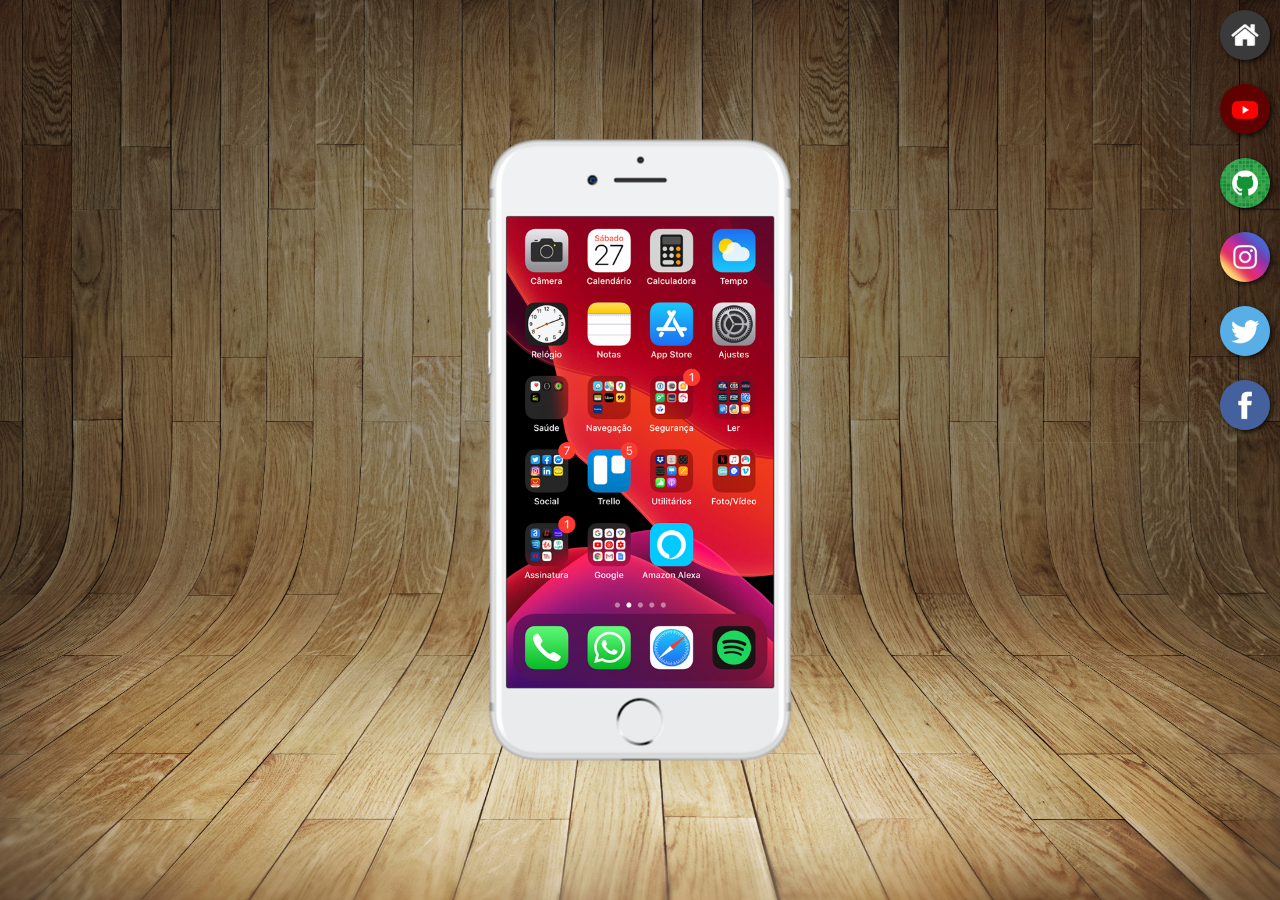
<file: index.html>
<!DOCTYPE html>
<html lang="en">
  <head>
    <meta charset="UTF-8" />
    <meta http-equiv="X-UA-Compatible" content="IE=edge" />
    <meta name="viewport" content="width=device-width, initial-scale=1.0" />
    <title>Redes Sociais</title>
    <link rel="icon" href="pacote-d013/pacote-d013/favicon.ico" />
    <link rel="stylesheet" href="arquivo_css/style.css" />
  </head>
  <body>
    <main>
      <section id="telefone">
        <iframe
          id="tela"
          name="tela"
          src="arquivo_iframe/home.html"
          frameborder="0"
          name="tela"
        >
          Erro
        </iframe>
      </section>
      <section id="social">
        <a href="arquivo_iframe/home.html" target="tela"
          ><img src="pacote-d013/pacote-d013/imagens/logo-home.jpg" alt="" />
          <br
        /></a>
        <a href="arquivo_iframe/youtube.html" target="tela"
          ><img src="pacote-d013/pacote-d013/imagens/logo-youtube.jpg" alt="" />
          <br
        /></a>
        <a href="arquivo_iframe/github.html" target="tela"
          ><img src="pacote-d013/pacote-d013/imagens/logo-github.jpg" alt="" />
          <br
        /></a>
        <a href="arquivo_iframe/instagram.html" target="tela"
          ><img
            src="pacote-d013/pacote-d013/imagens/logo-instagram.jpg"
            alt="" />
          <br
        /></a>
        <a href="arquivo_iframe/twitter.html" target="tela"
          ><img src="pacote-d013/pacote-d013/imagens/logo-twitter.jpg" alt="" />
          <br
        /></a>
        <a href="arquivo_iframe/facebook.html" target="tela"
          ><img src="pacote-d013/pacote-d013/imagens/logo-facebook.jpg" alt=""
        /></a>
      </section>
    </main>
  </body>
</html>
</file>
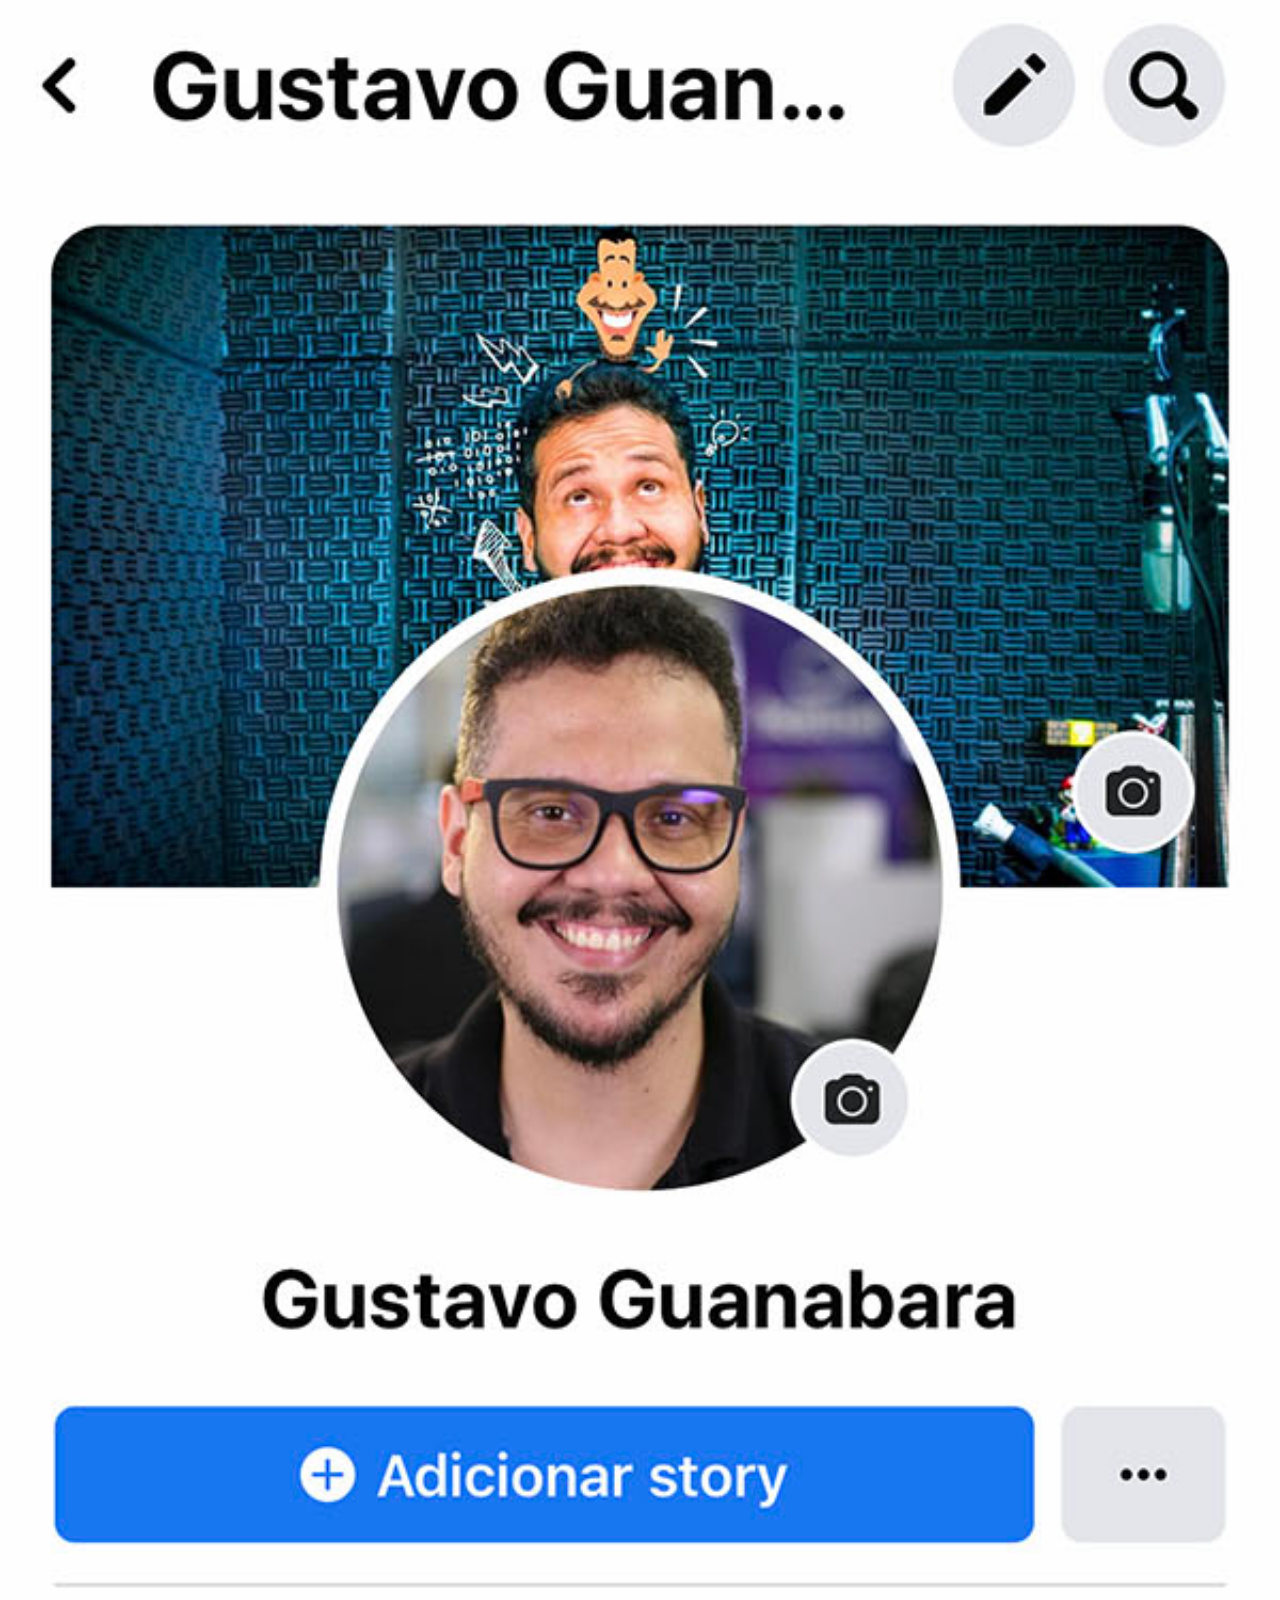
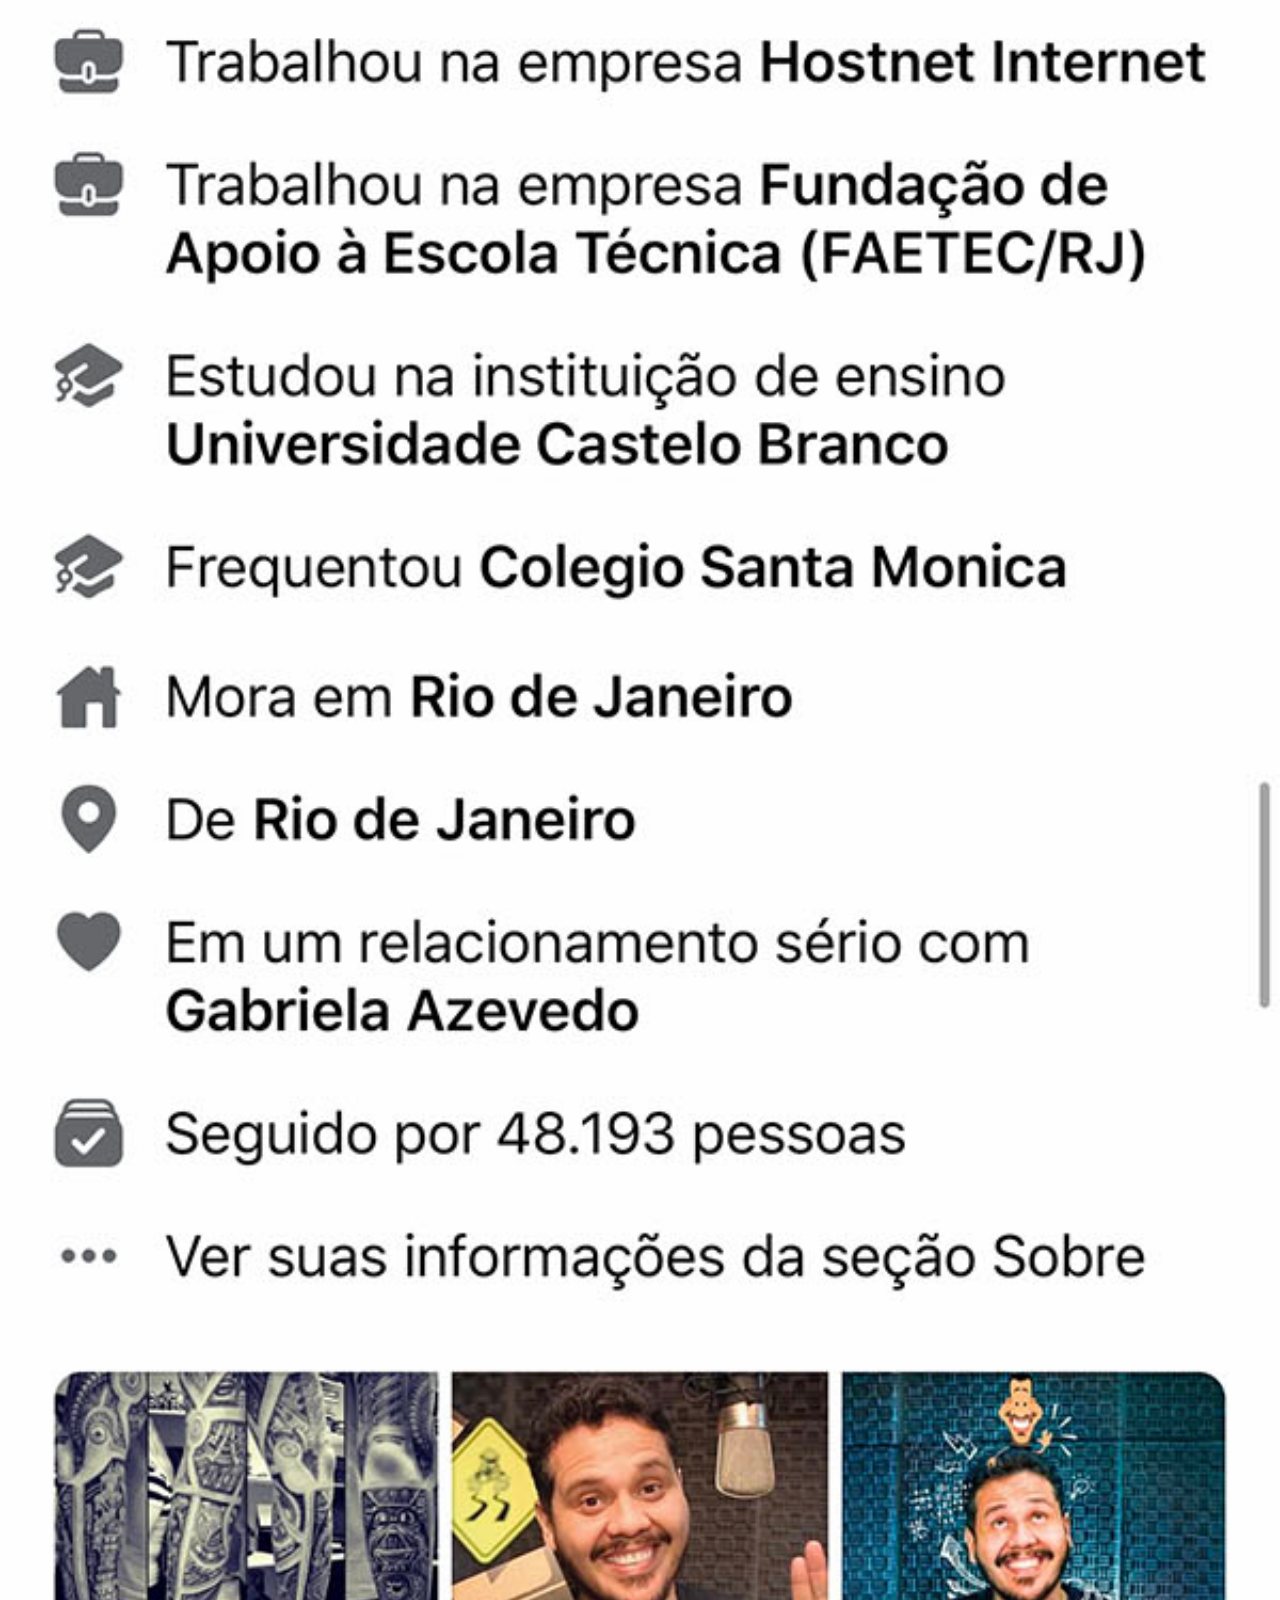
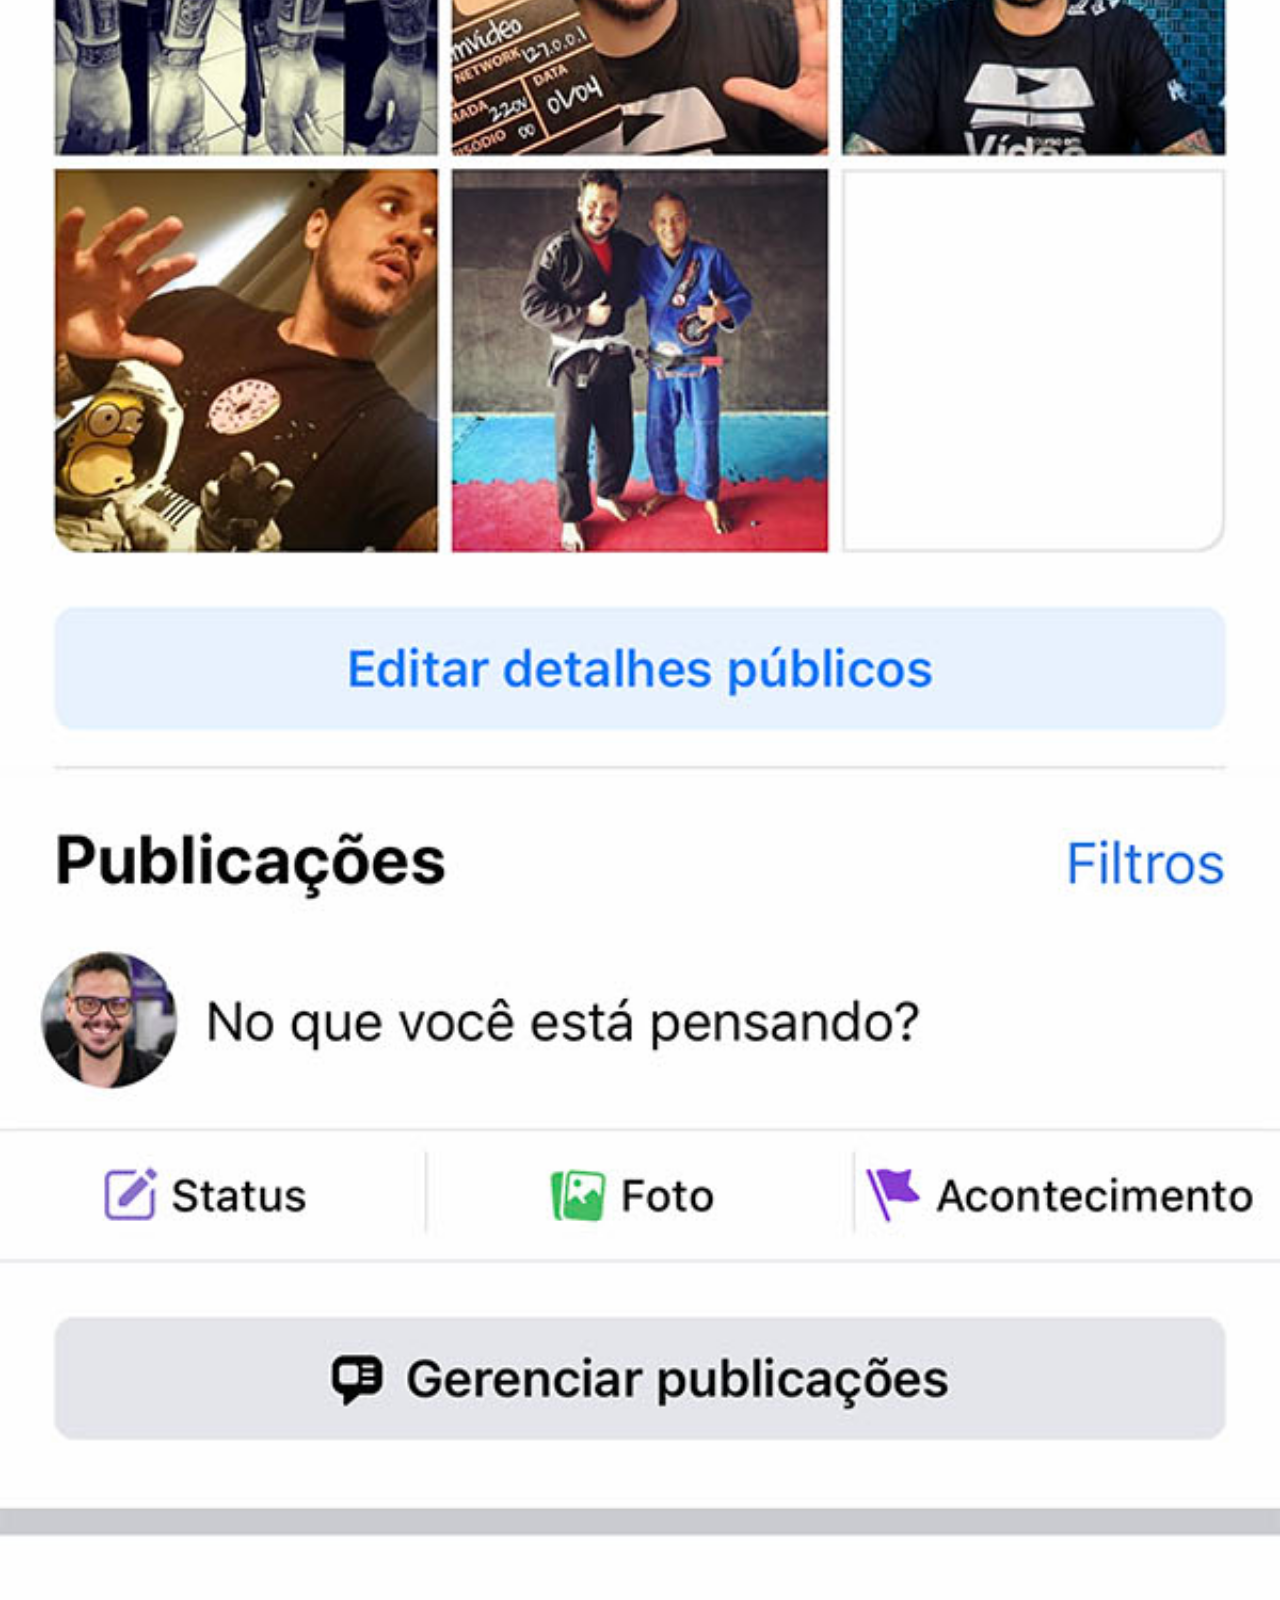
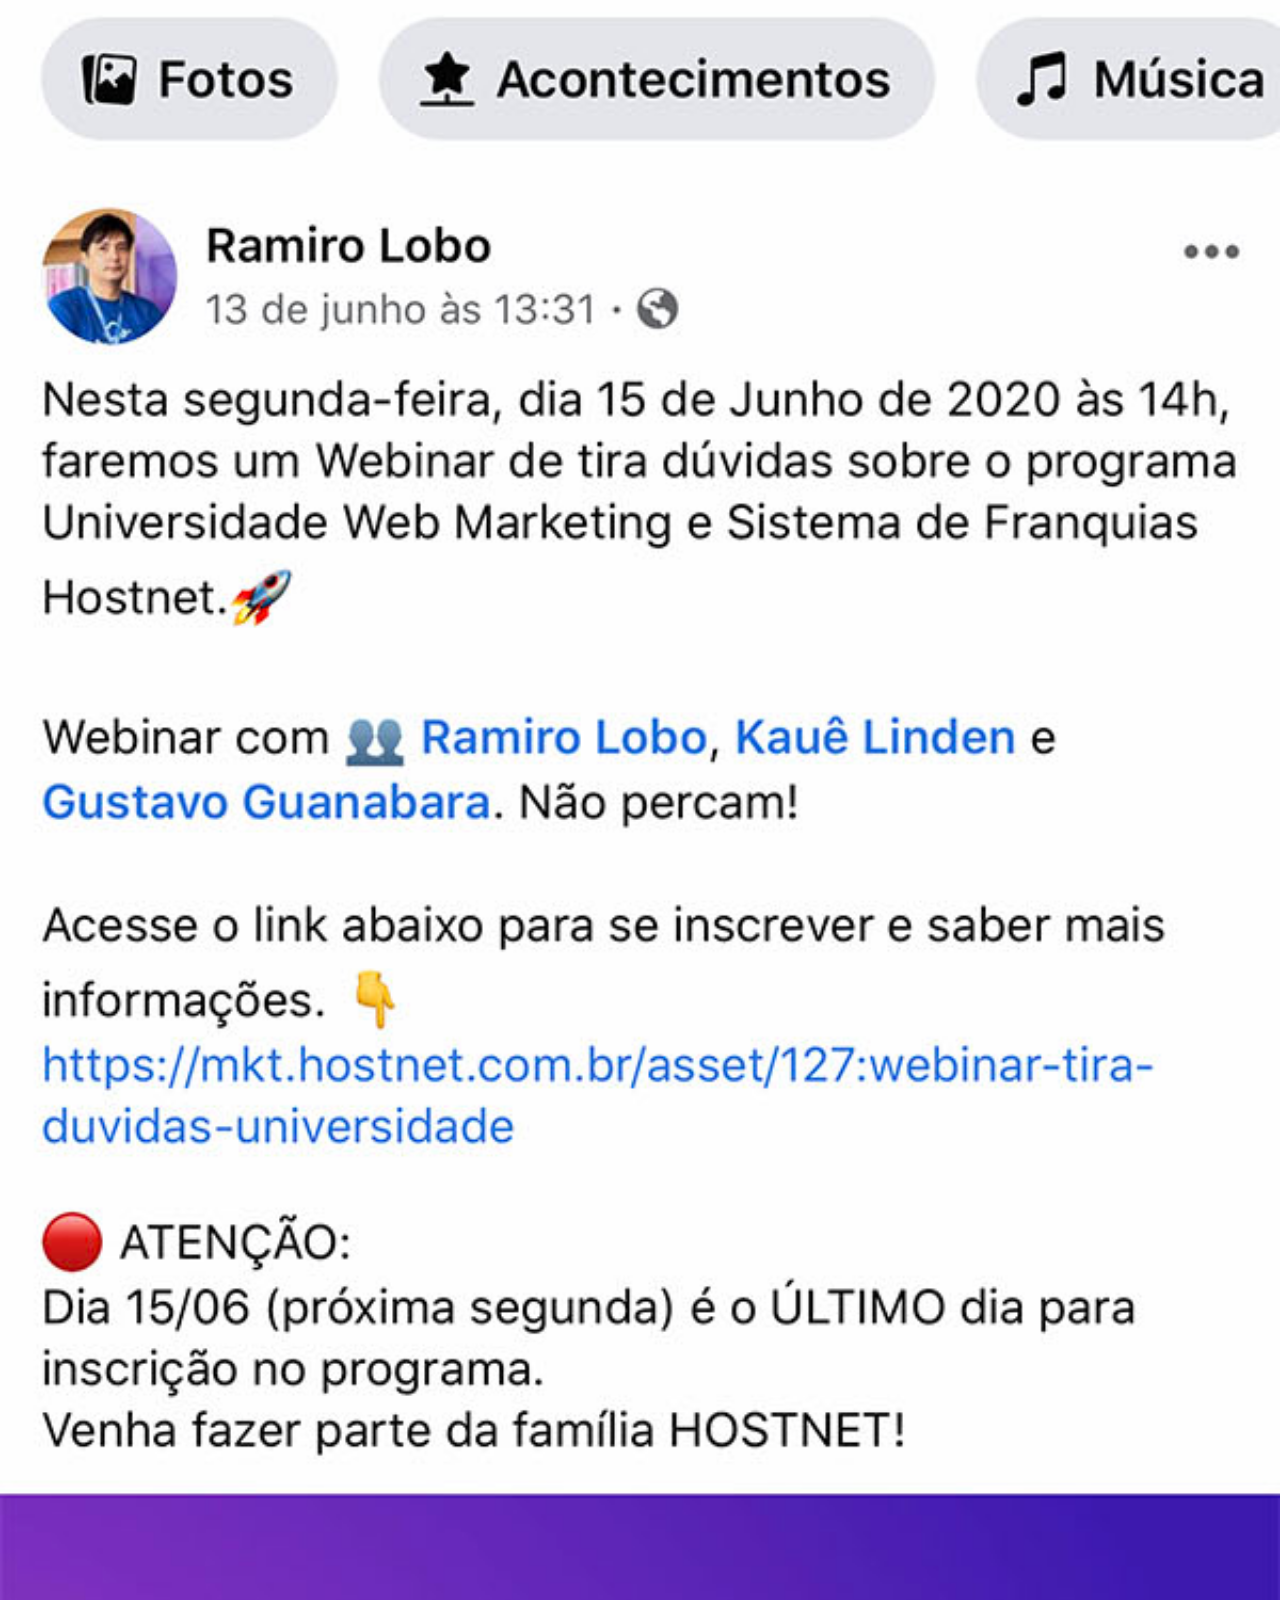
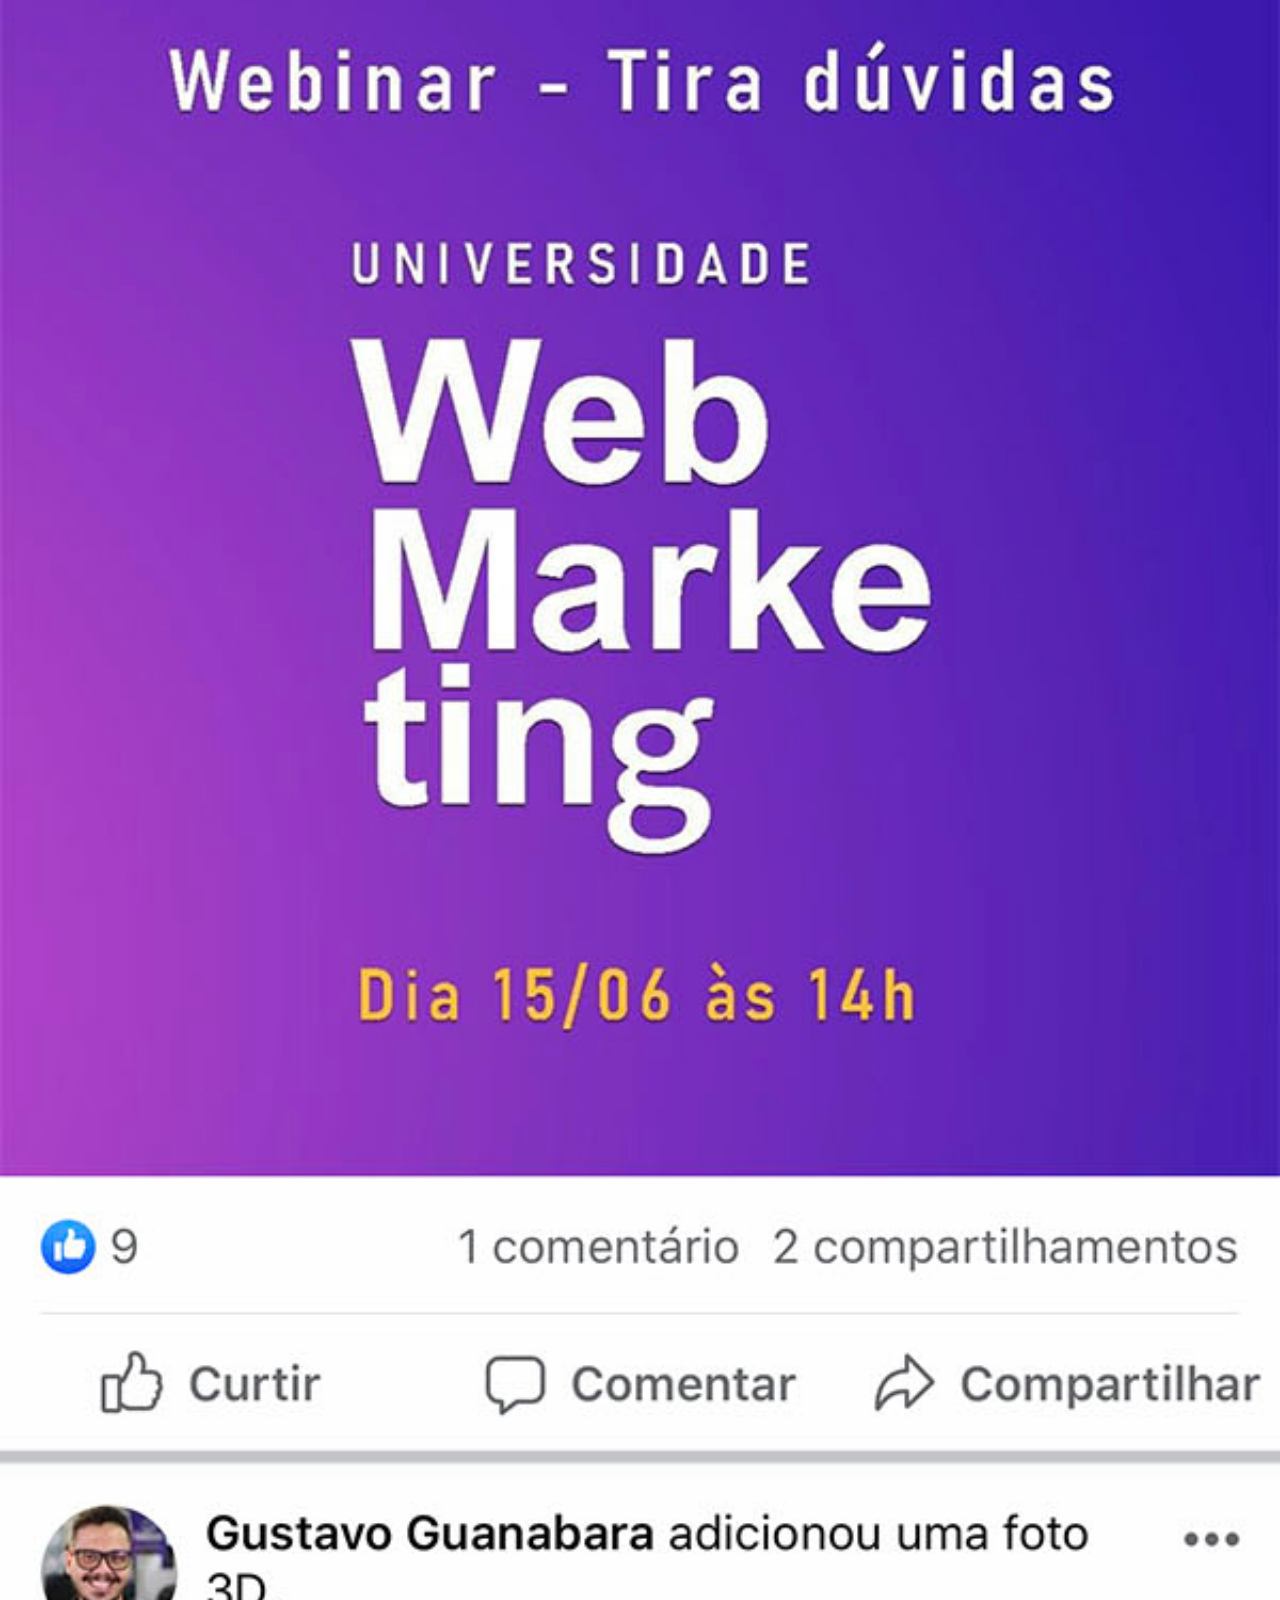
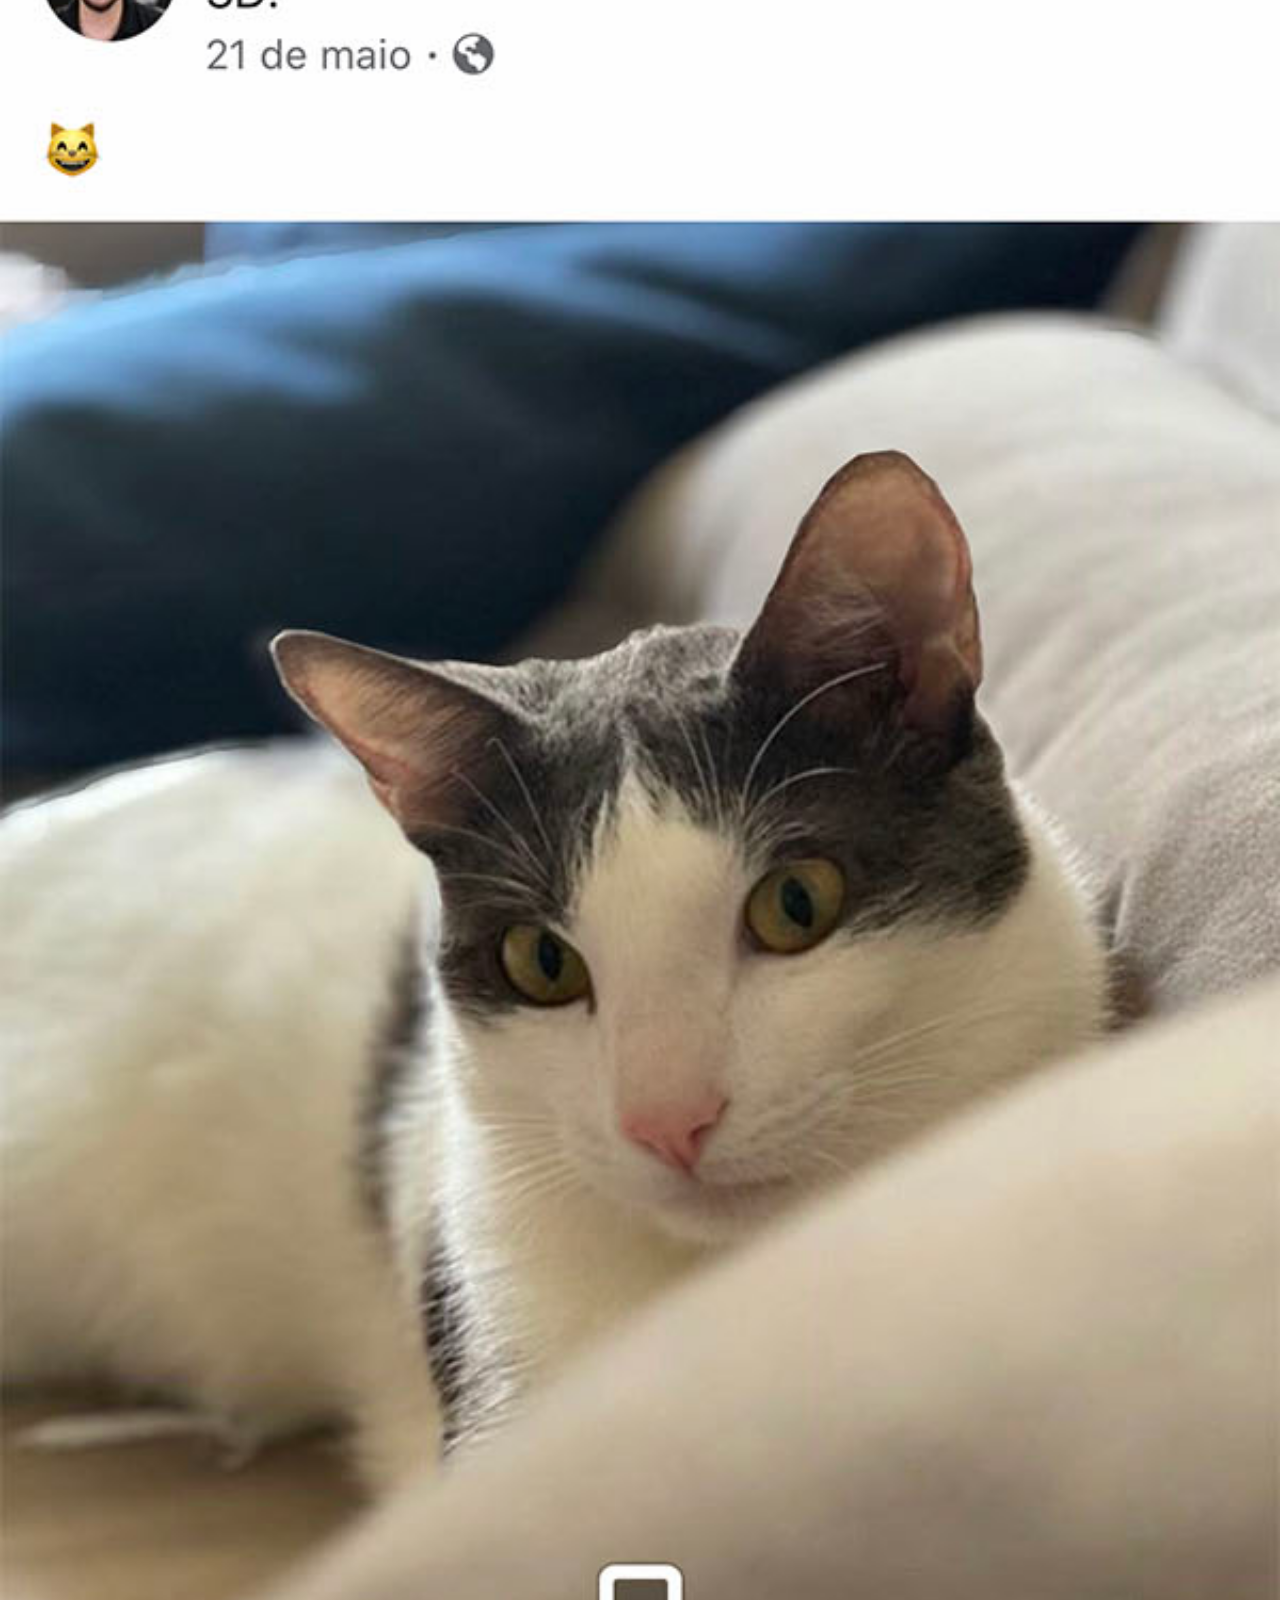
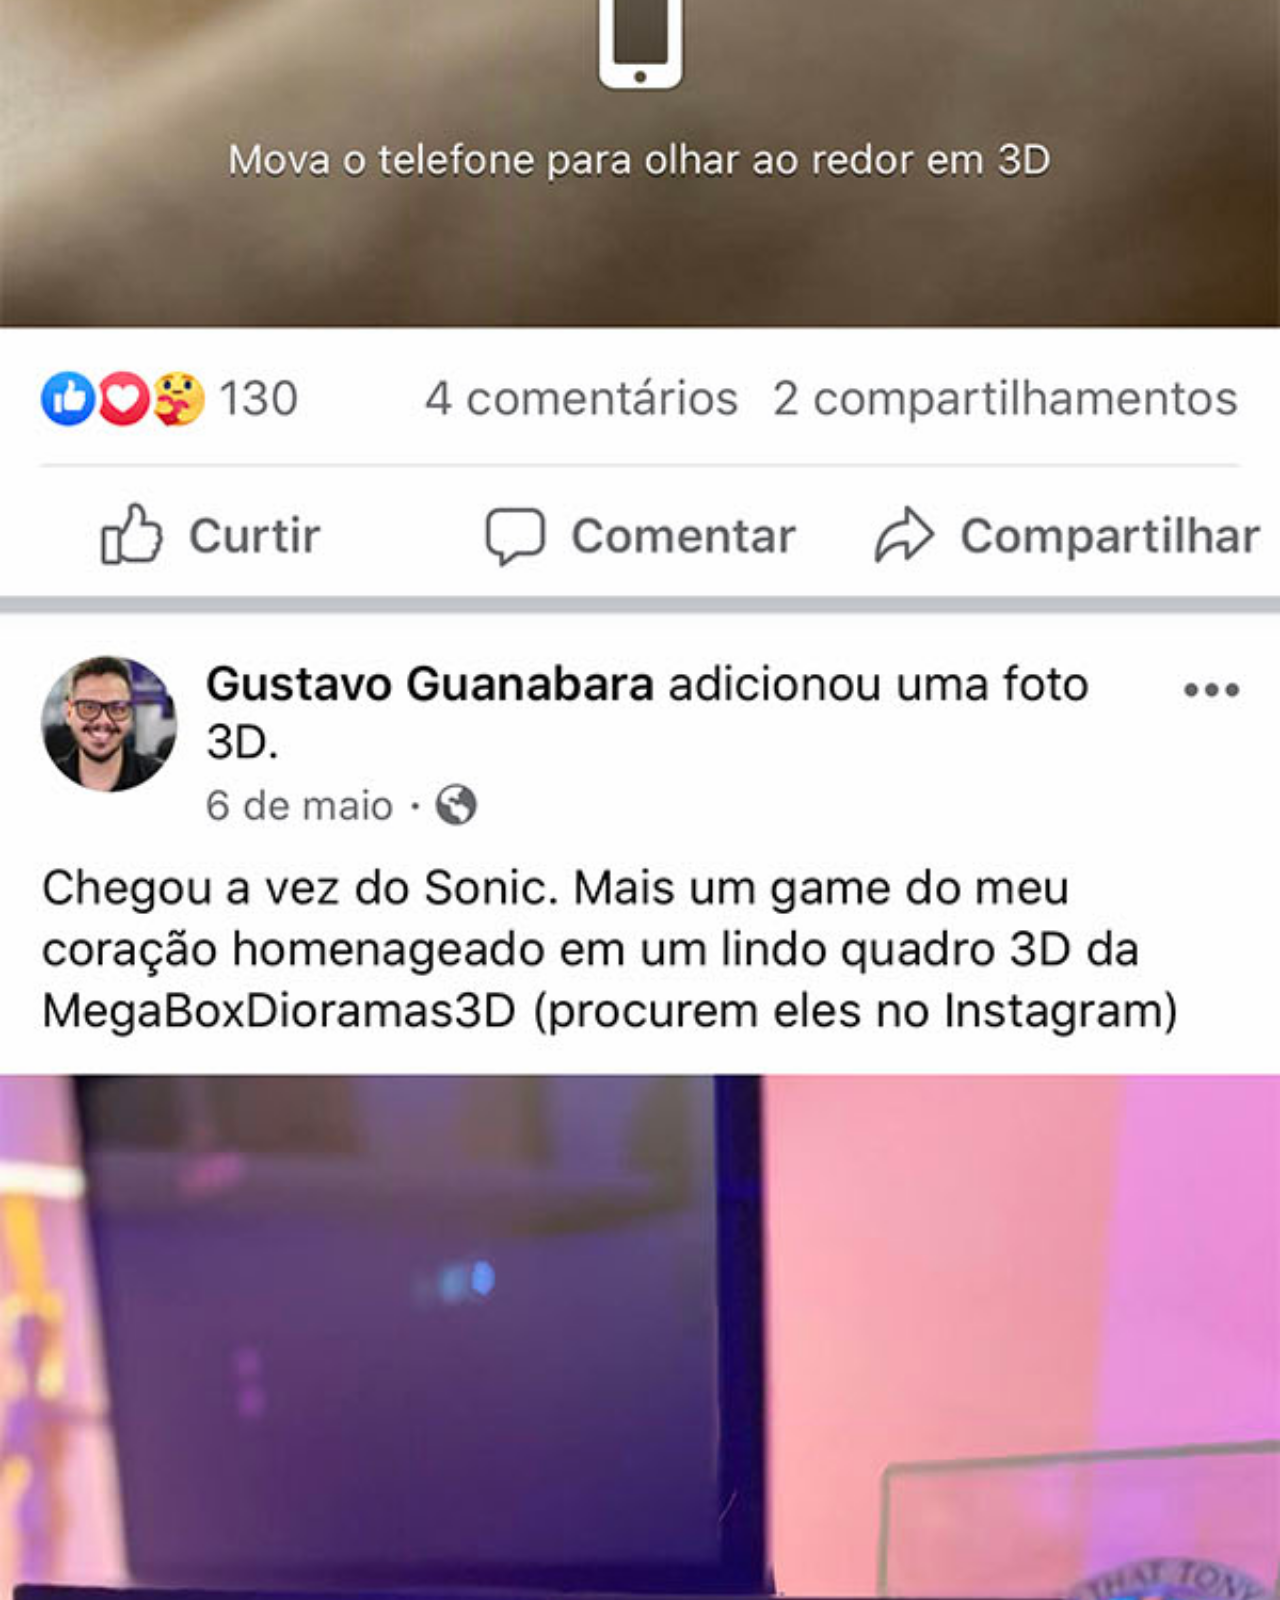
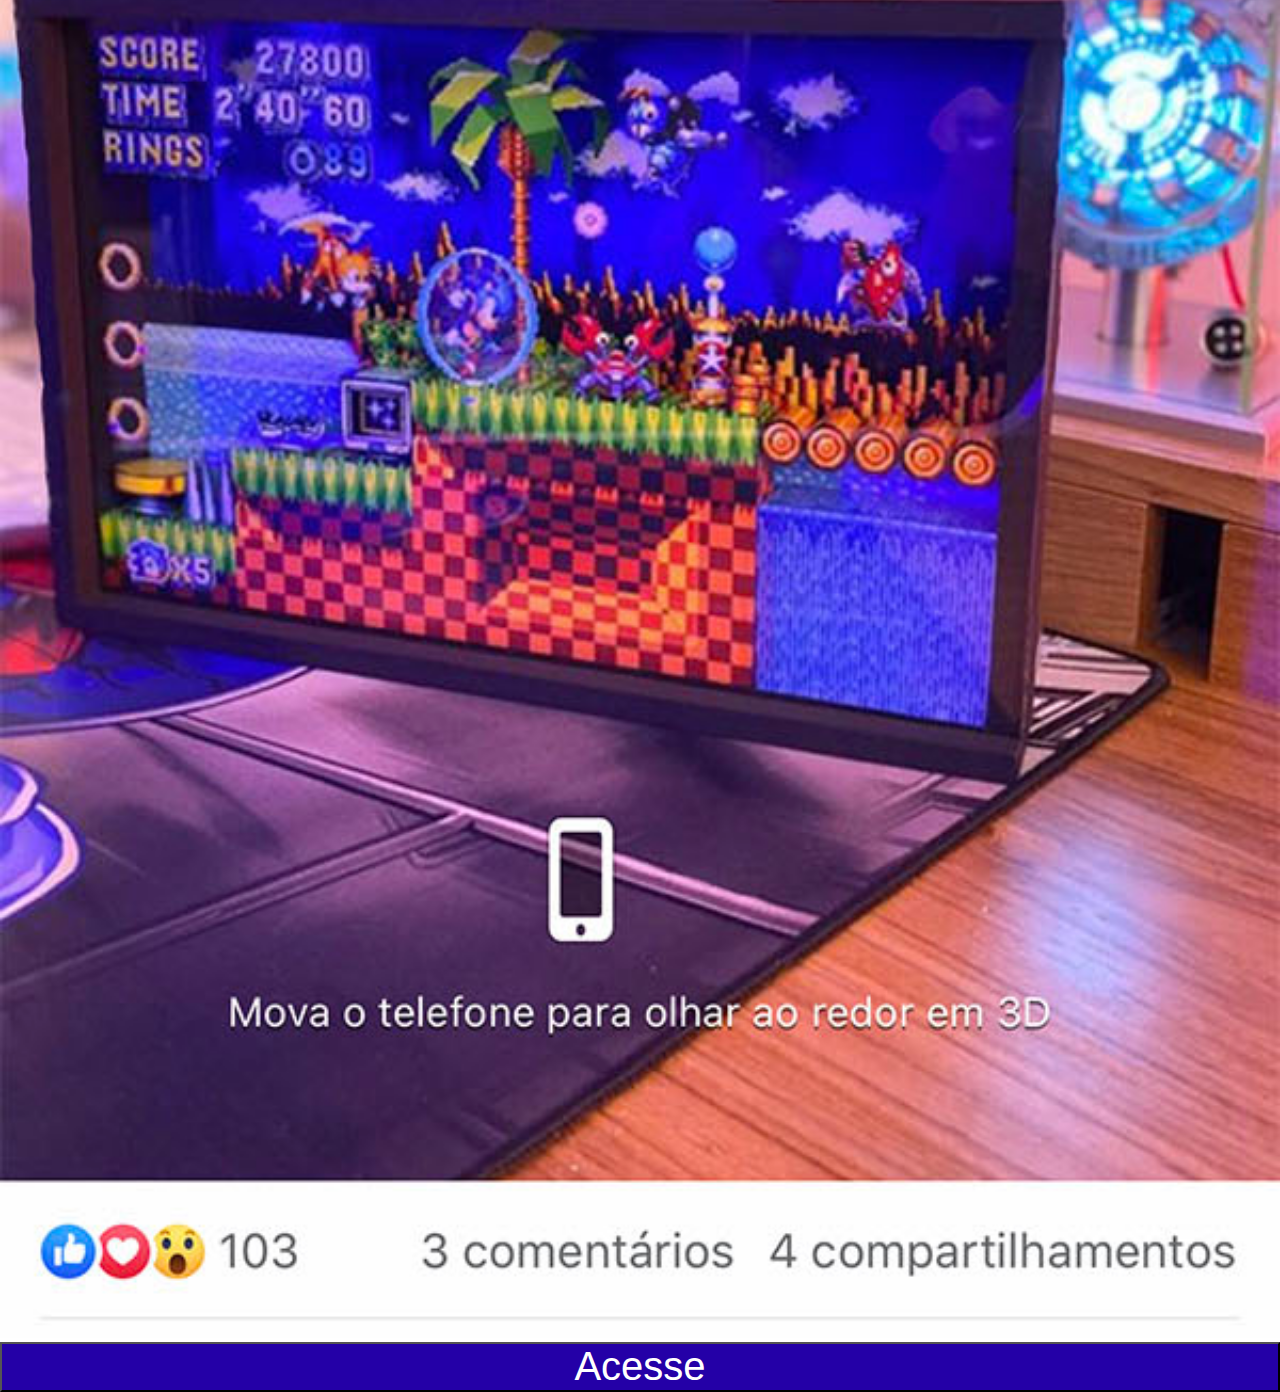
<file: arquivo_iframe/facebook.html>
<!DOCTYPE html>
<html lang="en">
  <head>
    <meta charset="UTF-8" />
    <meta http-equiv="X-UA-Compatible" content="IE=edge" />
    <meta name="viewport" content="width=device-width, initial-scale=1.0" />
    <title>Document</title>
    <link rel="stylesheet" href="../arquivo_ccs_iframe/style.css" />
  </head>
  <body>
    <div>
      <img src="../pacote-d013/pacote-d013/imagens/tela-facebook.jpg" alt="" />
    </div>
    <a
      href="https://www.facebook.com/gustavoguanabara/?locale=pt_BR"
      target="_blank"
      ><button id="facebook">Acesse</button></a
    >
  </body>
</html>
</file>
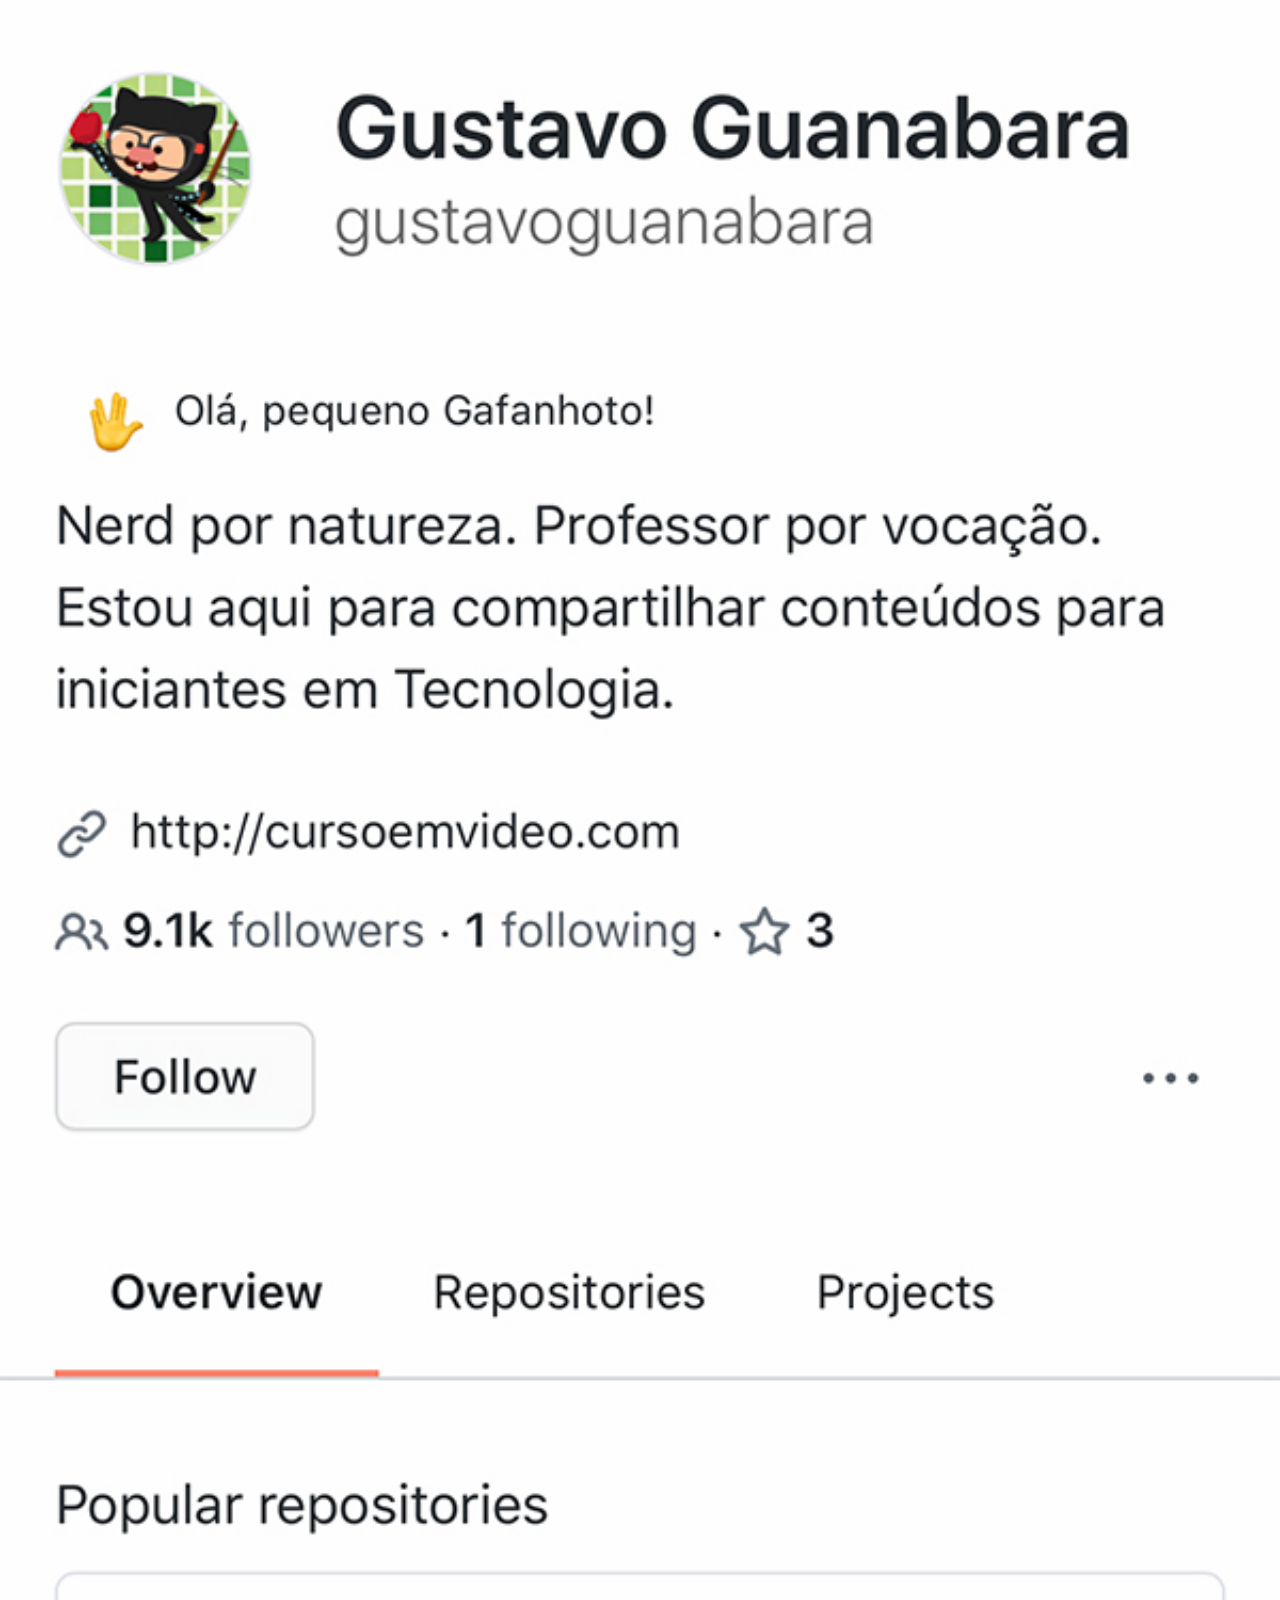
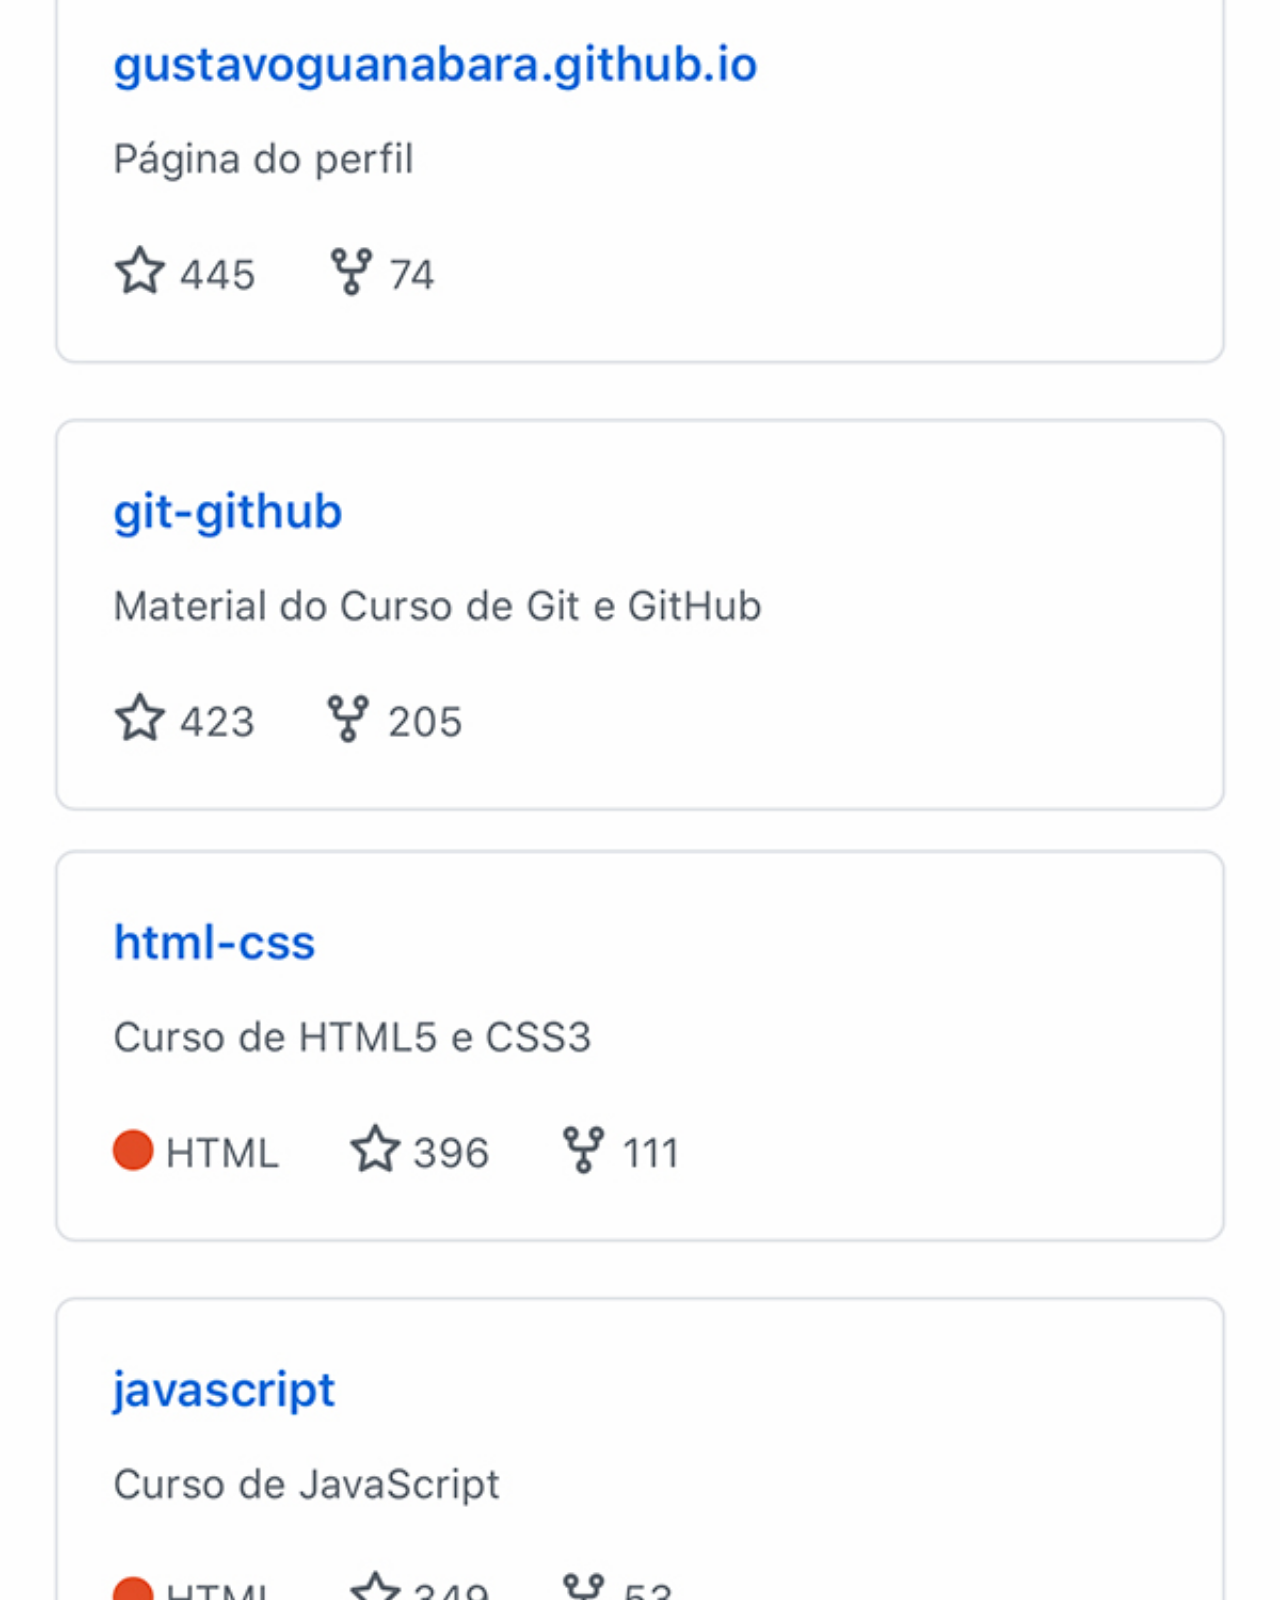
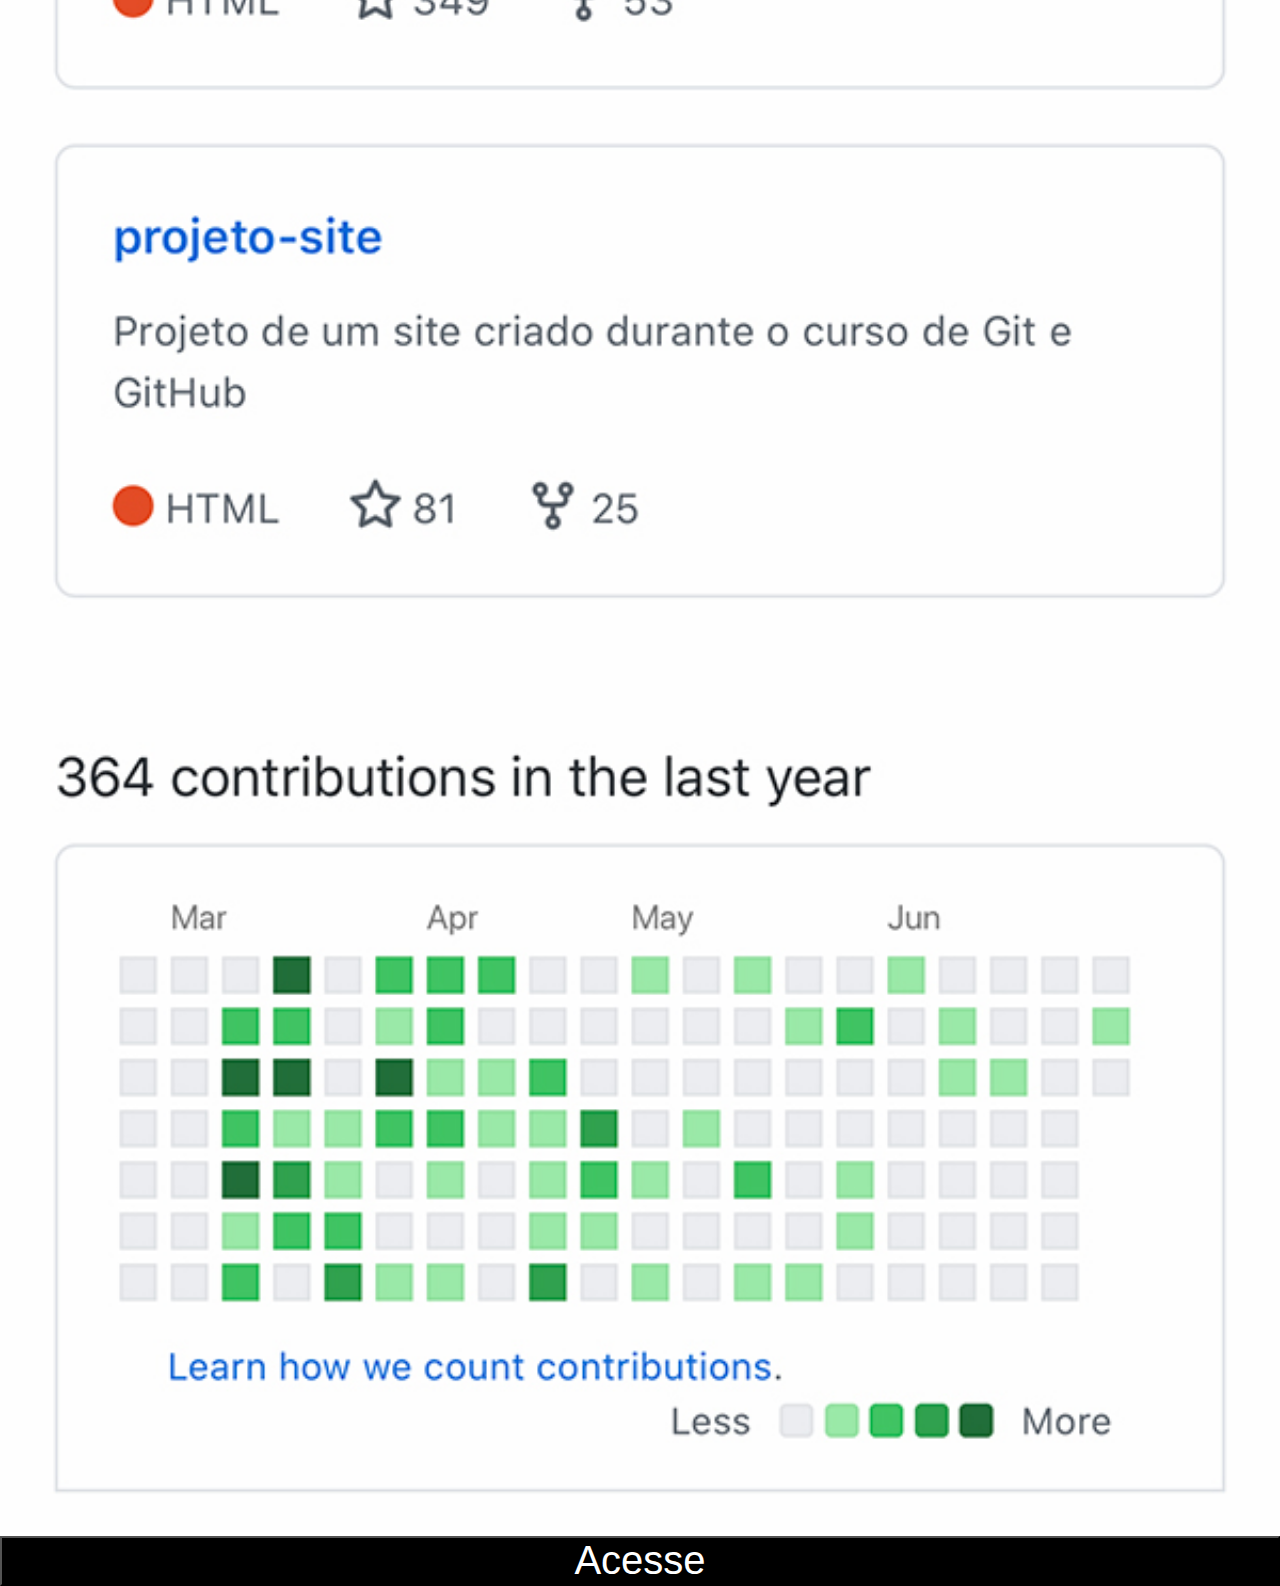
<file: arquivo_iframe/github.html>
<!DOCTYPE html>
<html lang="en">
  <head>
    <meta charset="UTF-8" />
    <meta http-equiv="X-UA-Compatible" content="IE=edge" />
    <meta name="viewport" content="width=device-width, initial-scale=1.0" />
    <title>Document</title>
    <link rel="stylesheet" href="../arquivo_ccs_iframe/style.css" />
  </head>
  <body>
    <div>
      <img src="../pacote-d013/pacote-d013/imagens/tela-github.jpg" alt="" />
    </div>
    <a href="https://github.com/gustavoguanabara" target="_blank"
      ><button id="github">Acesse</button></a
    >
  </body>
</html>
</file>
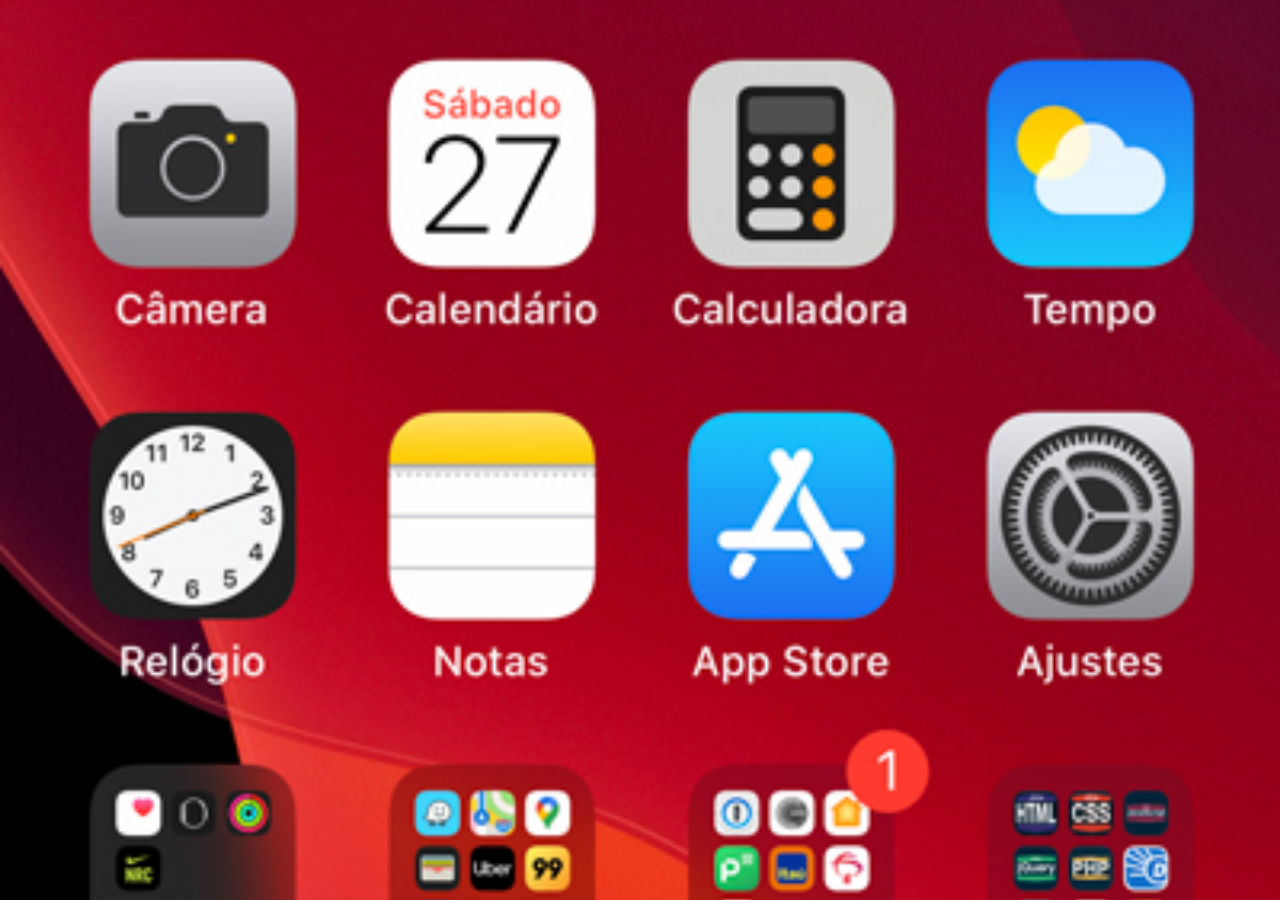
<file: arquivo_iframe/home.html>
<!DOCTYPE html>
<html lang="en">
  <head>
    <meta charset="UTF-8" />
    <meta http-equiv="X-UA-Compatible" content="IE=edge" />
    <meta name="viewport" content="width=device-width, initial-scale=1.0" />
    <title>Document</title>
    <style>
      * {
        margin: 0;
        padding: 0;
      }

      body {
        height: 100vh;
        background: black
          url("../pacote-d013/pacote-d013/imagens/tela-home.jpg") no-repeat top
          center;
        background-size: cover;
      }
    </style>
  </head>
  <body></body>
</html>
</file>
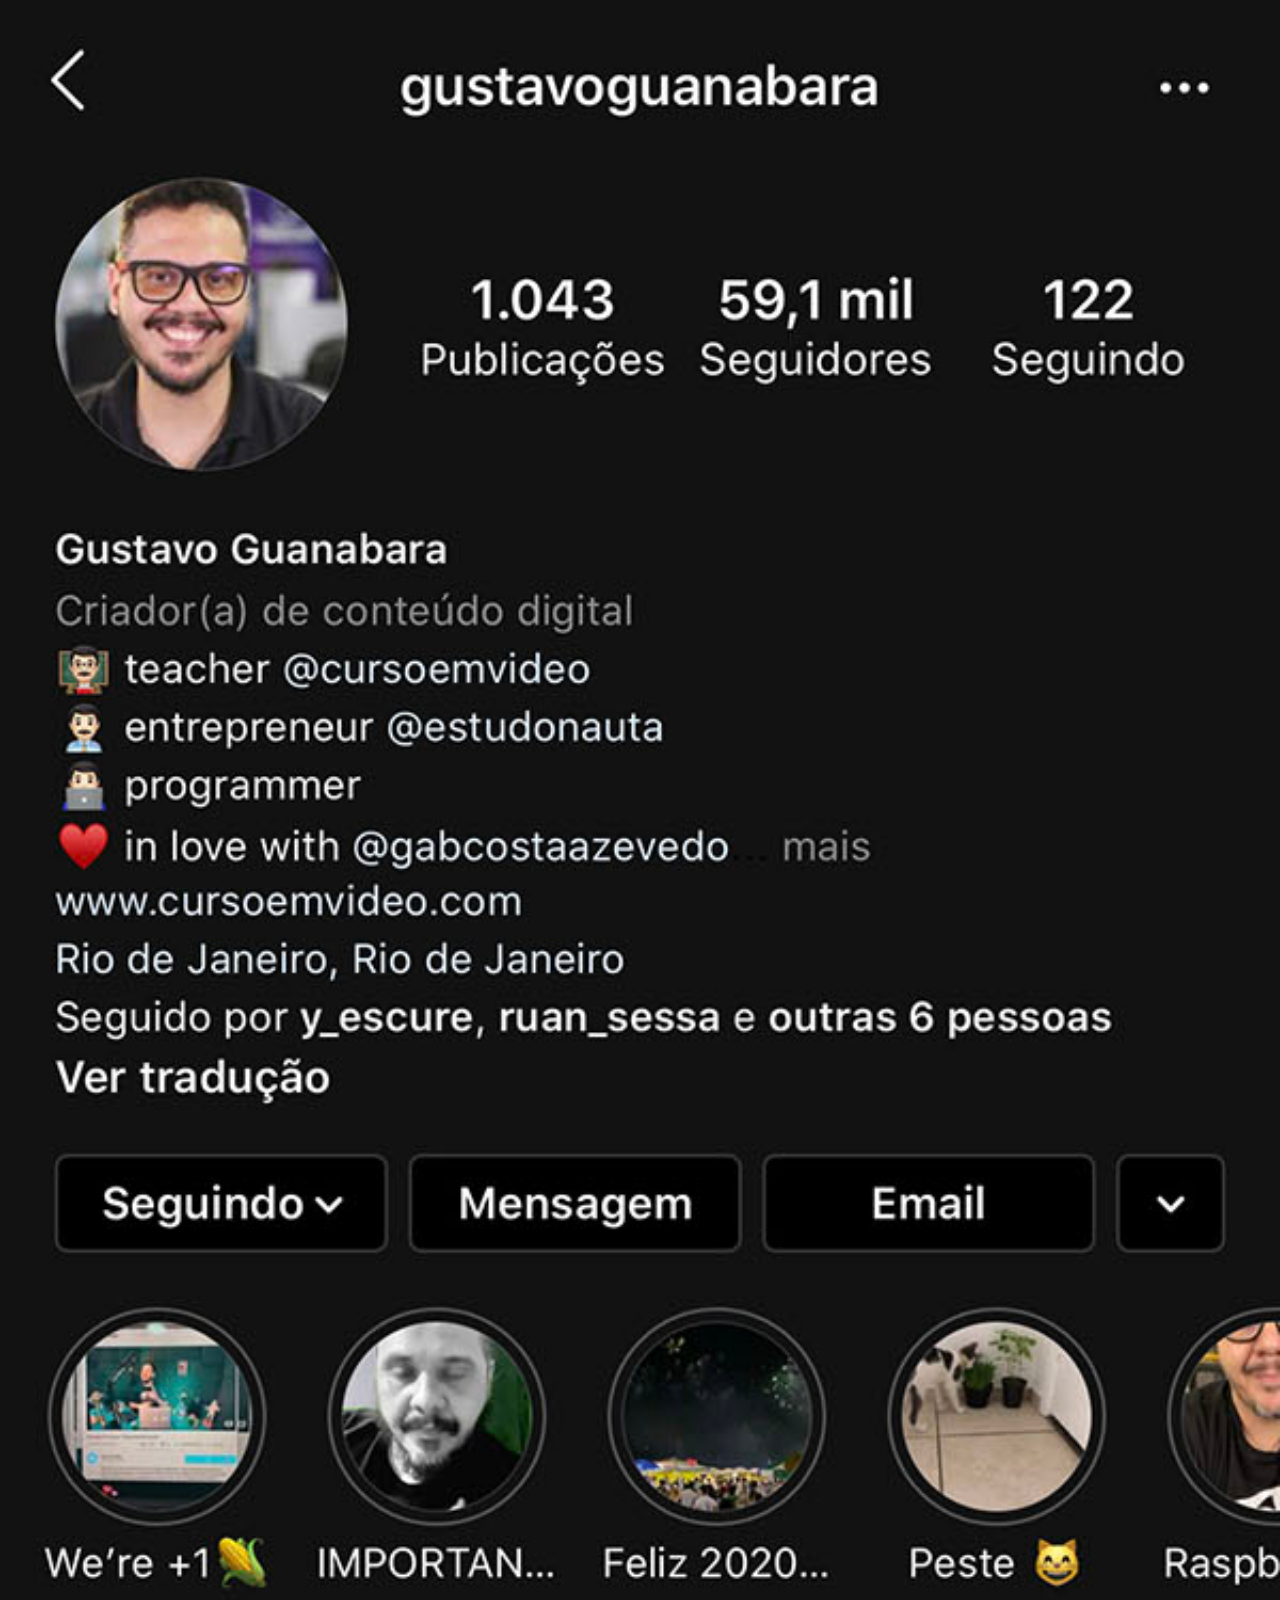
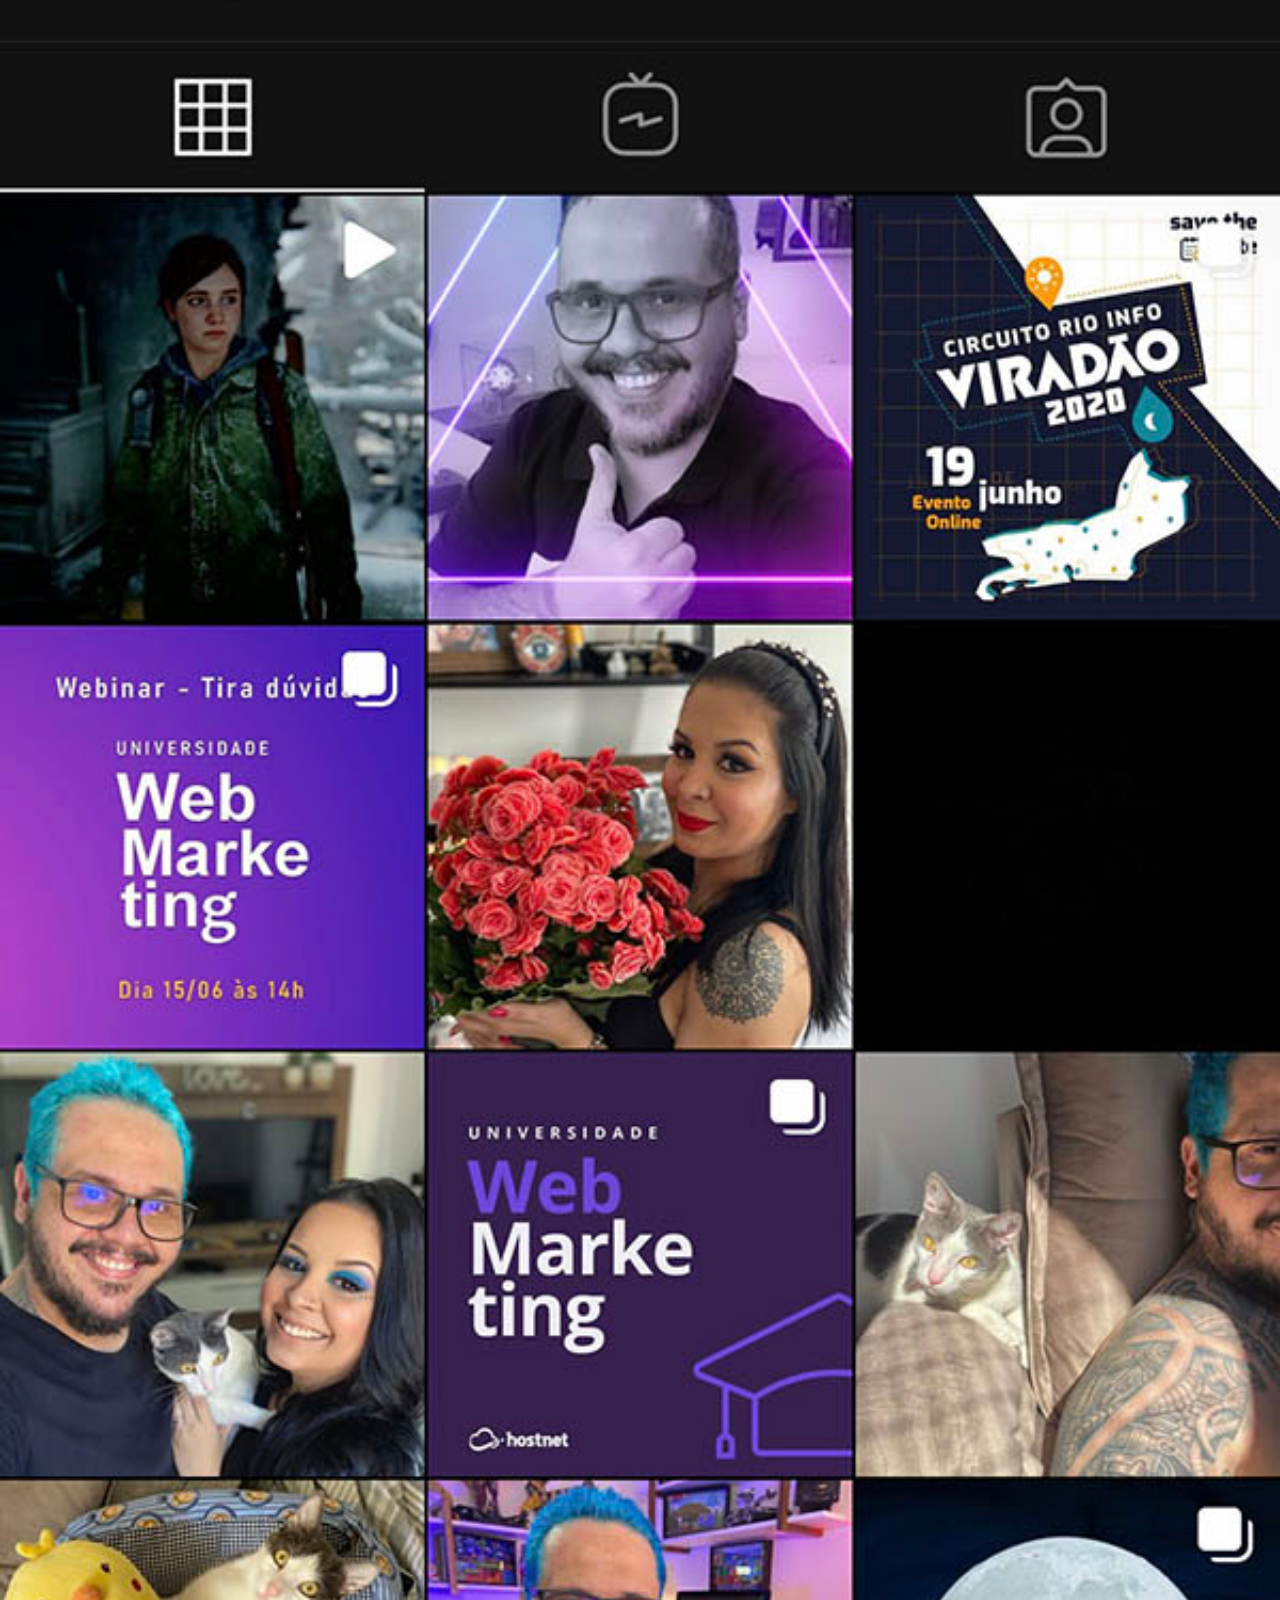
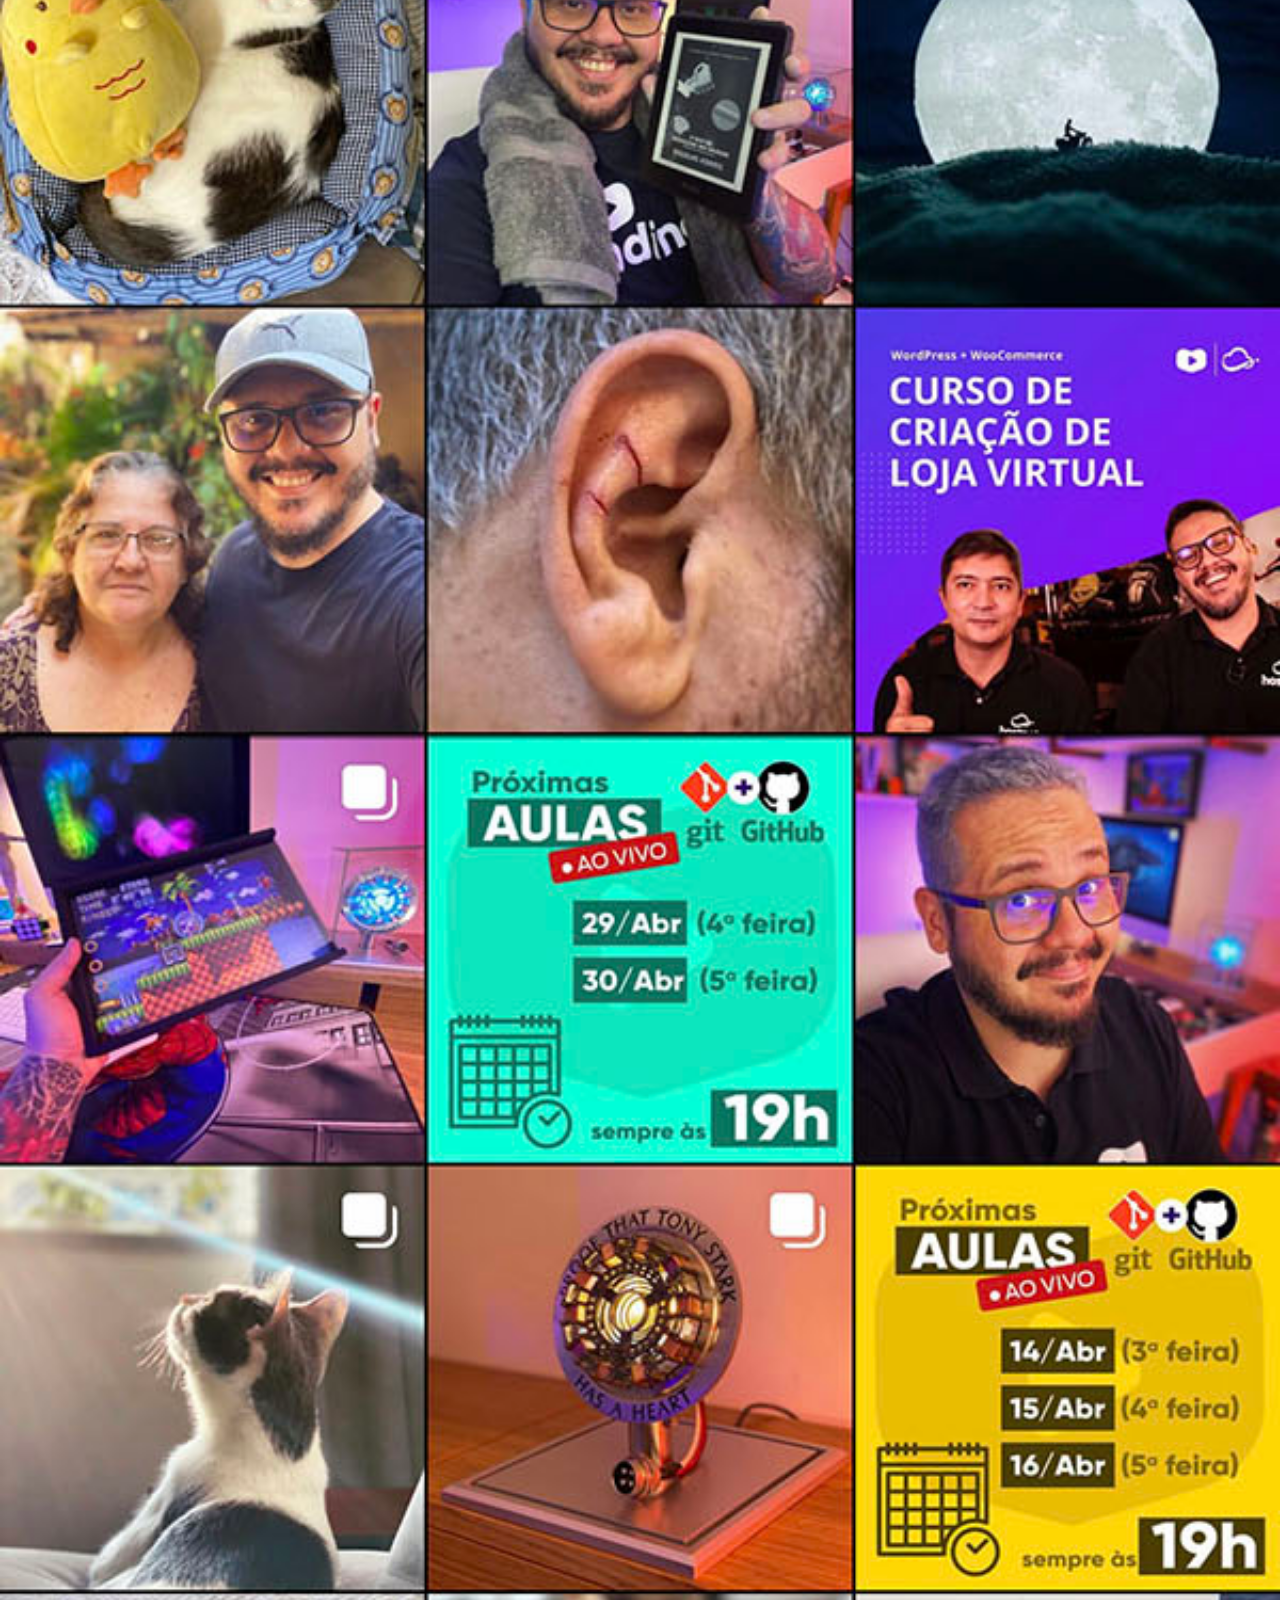
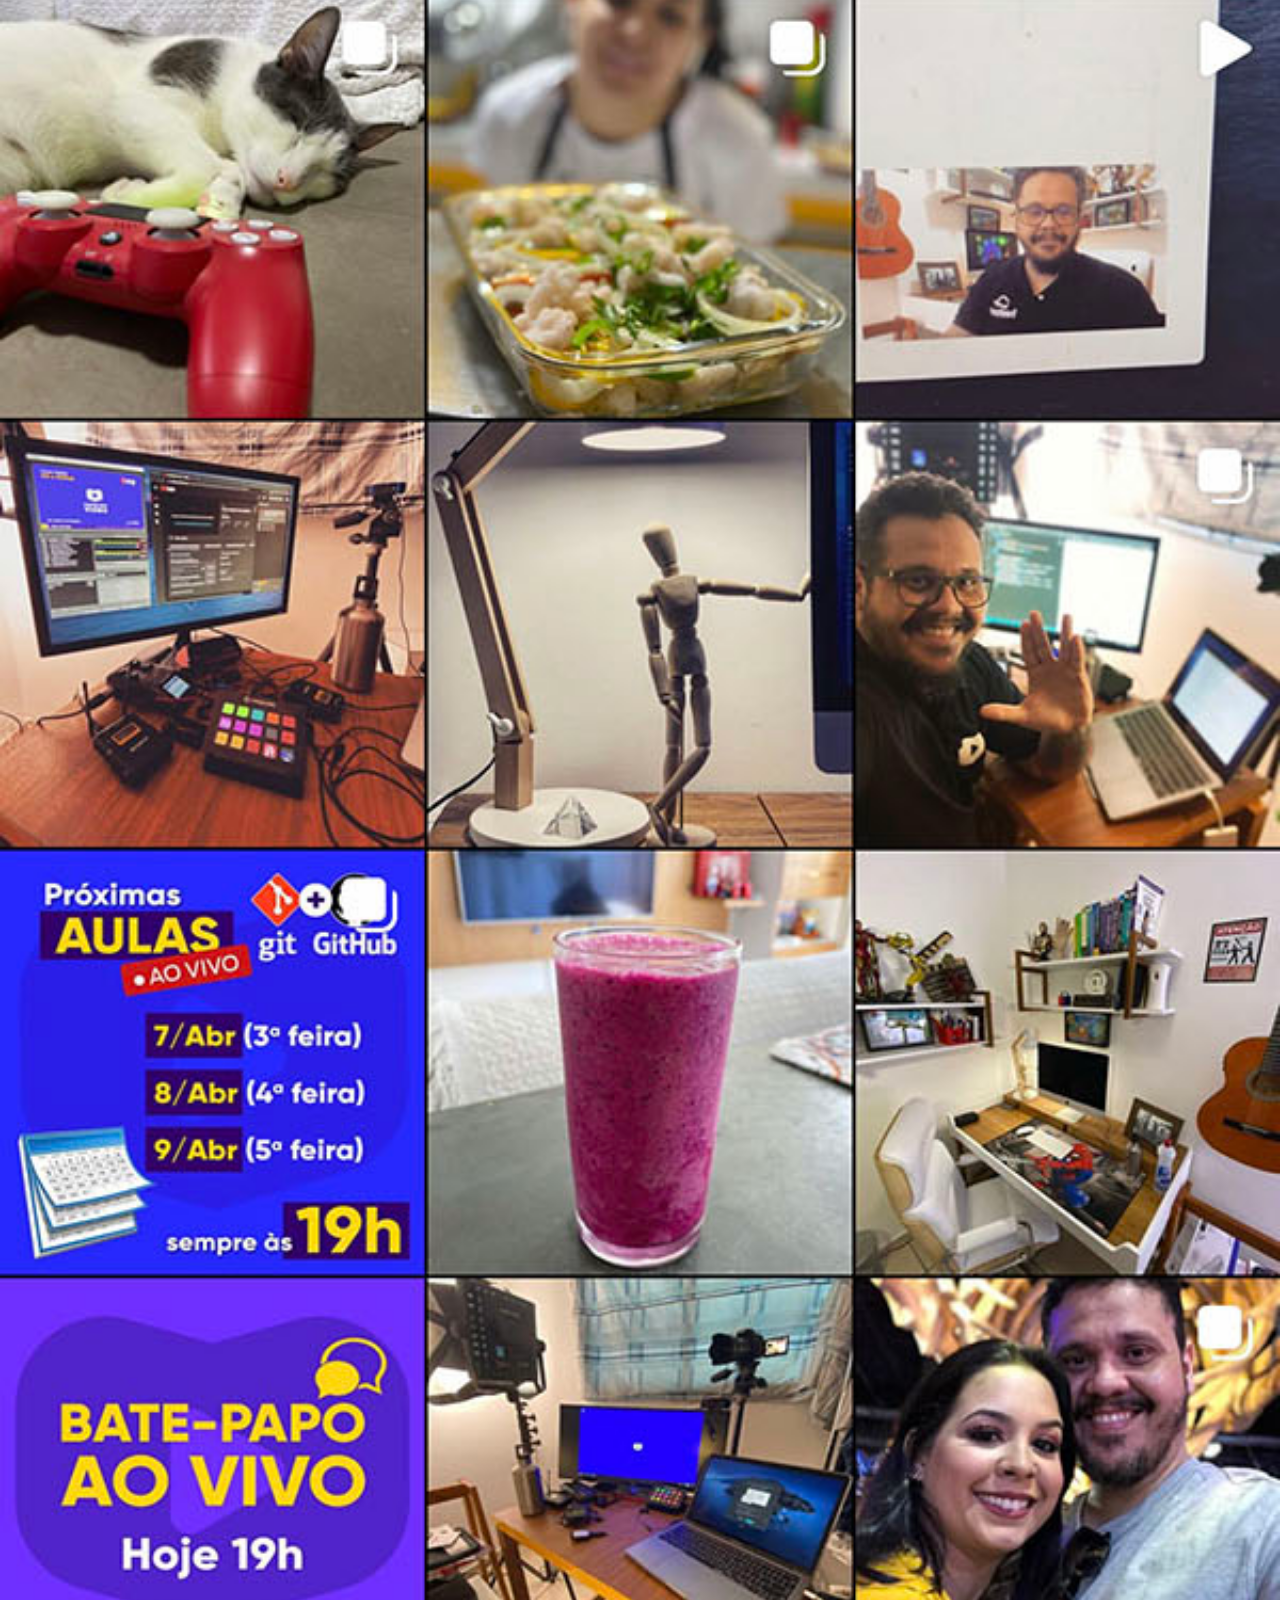
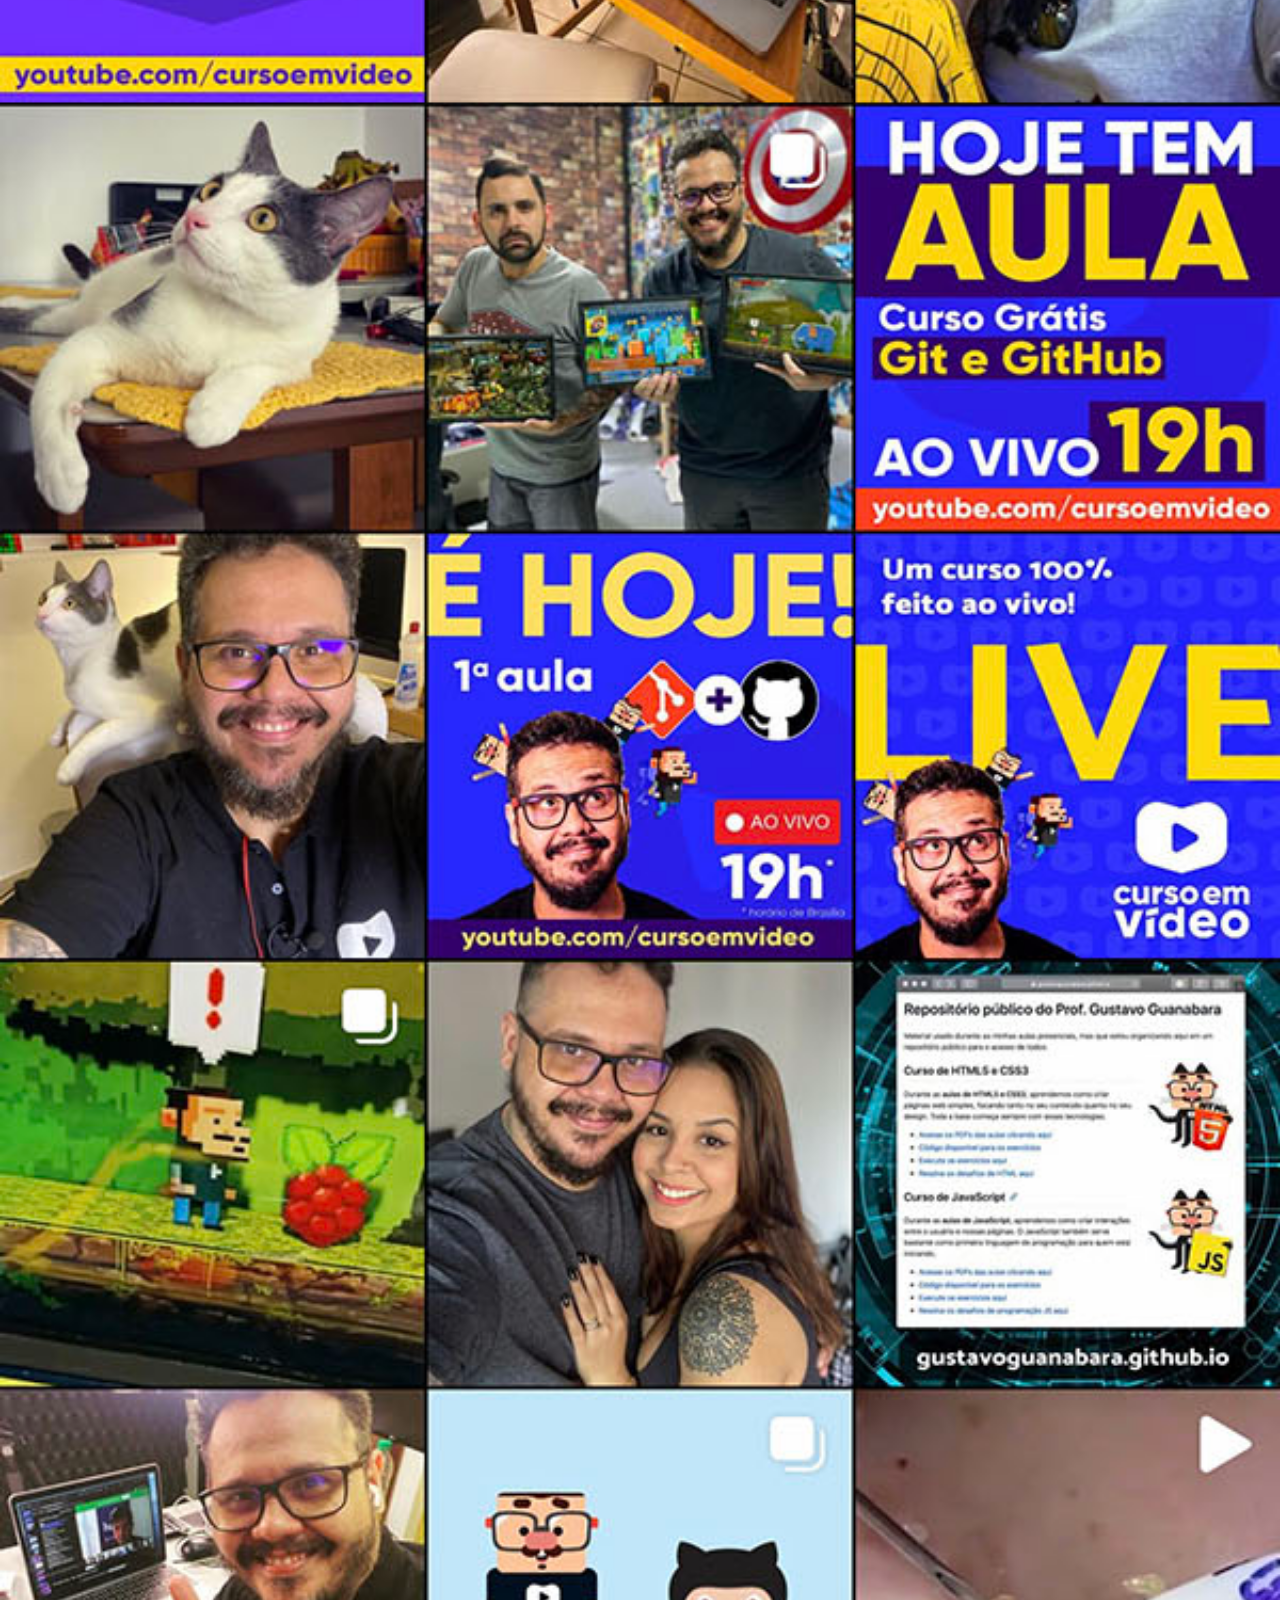
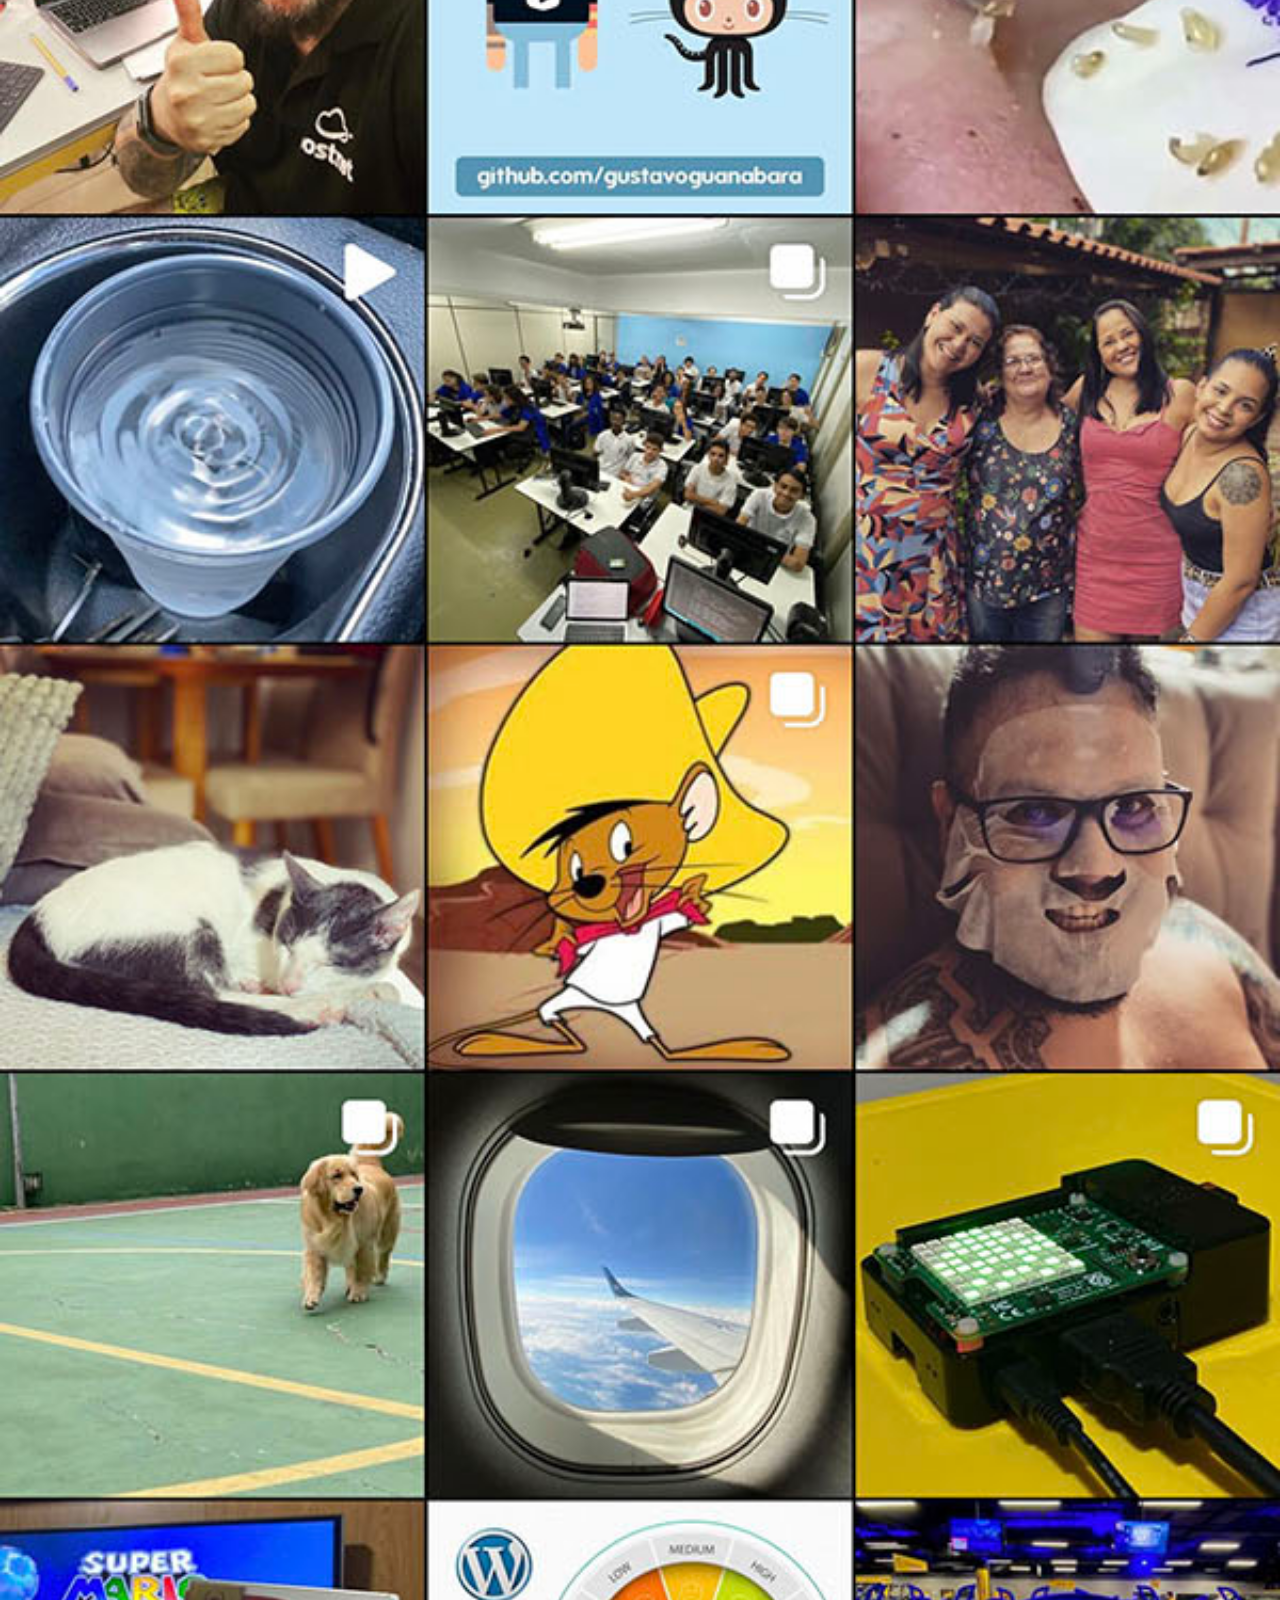
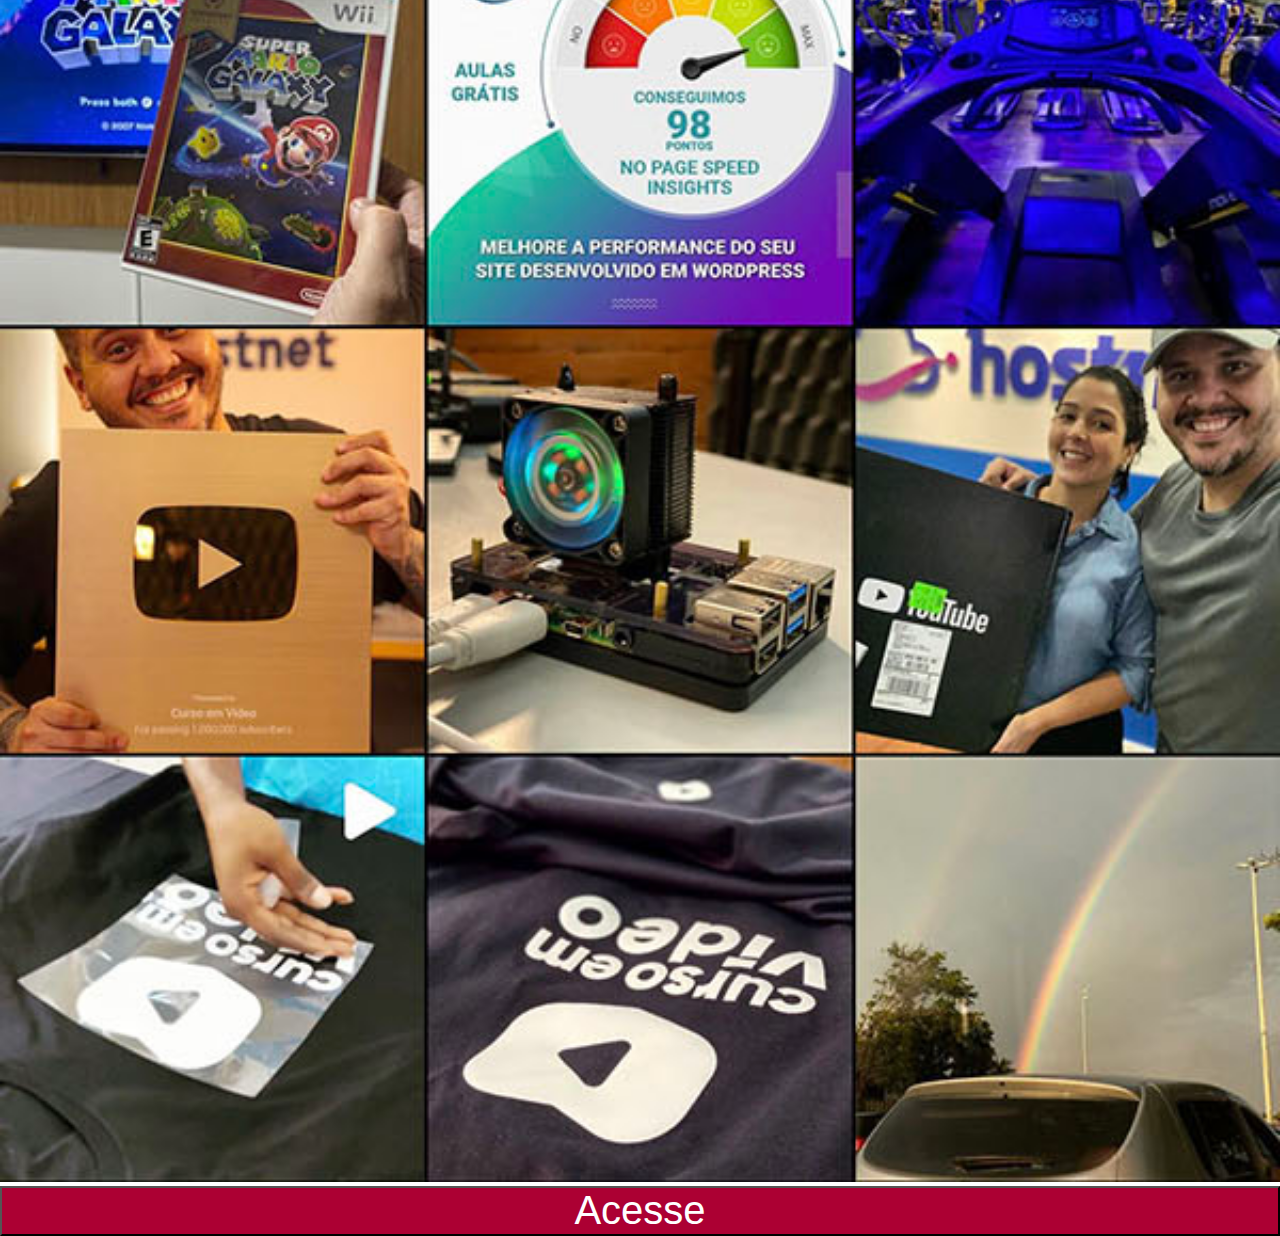
<file: arquivo_iframe/instagram.html>
<!DOCTYPE html>
<html lang="en">
  <head>
    <meta charset="UTF-8" />
    <meta http-equiv="X-UA-Compatible" content="IE=edge" />
    <meta name="viewport" content="width=device-width, initial-scale=1.0" />
    <title>Document</title>
    <link rel="stylesheet" href="../arquivo_ccs_iframe/style.css" />
  </head>
  <body>
    <div>
      <img src="../pacote-d013/pacote-d013/imagens/tela-instagram.jpg" alt="" />
    </div>
    <a href="https://www.instagram.com/cursoemvideo/" target="_blank"
      ><button id="instagram">Acesse</button></a
    >
  </body>
</html>
</file>
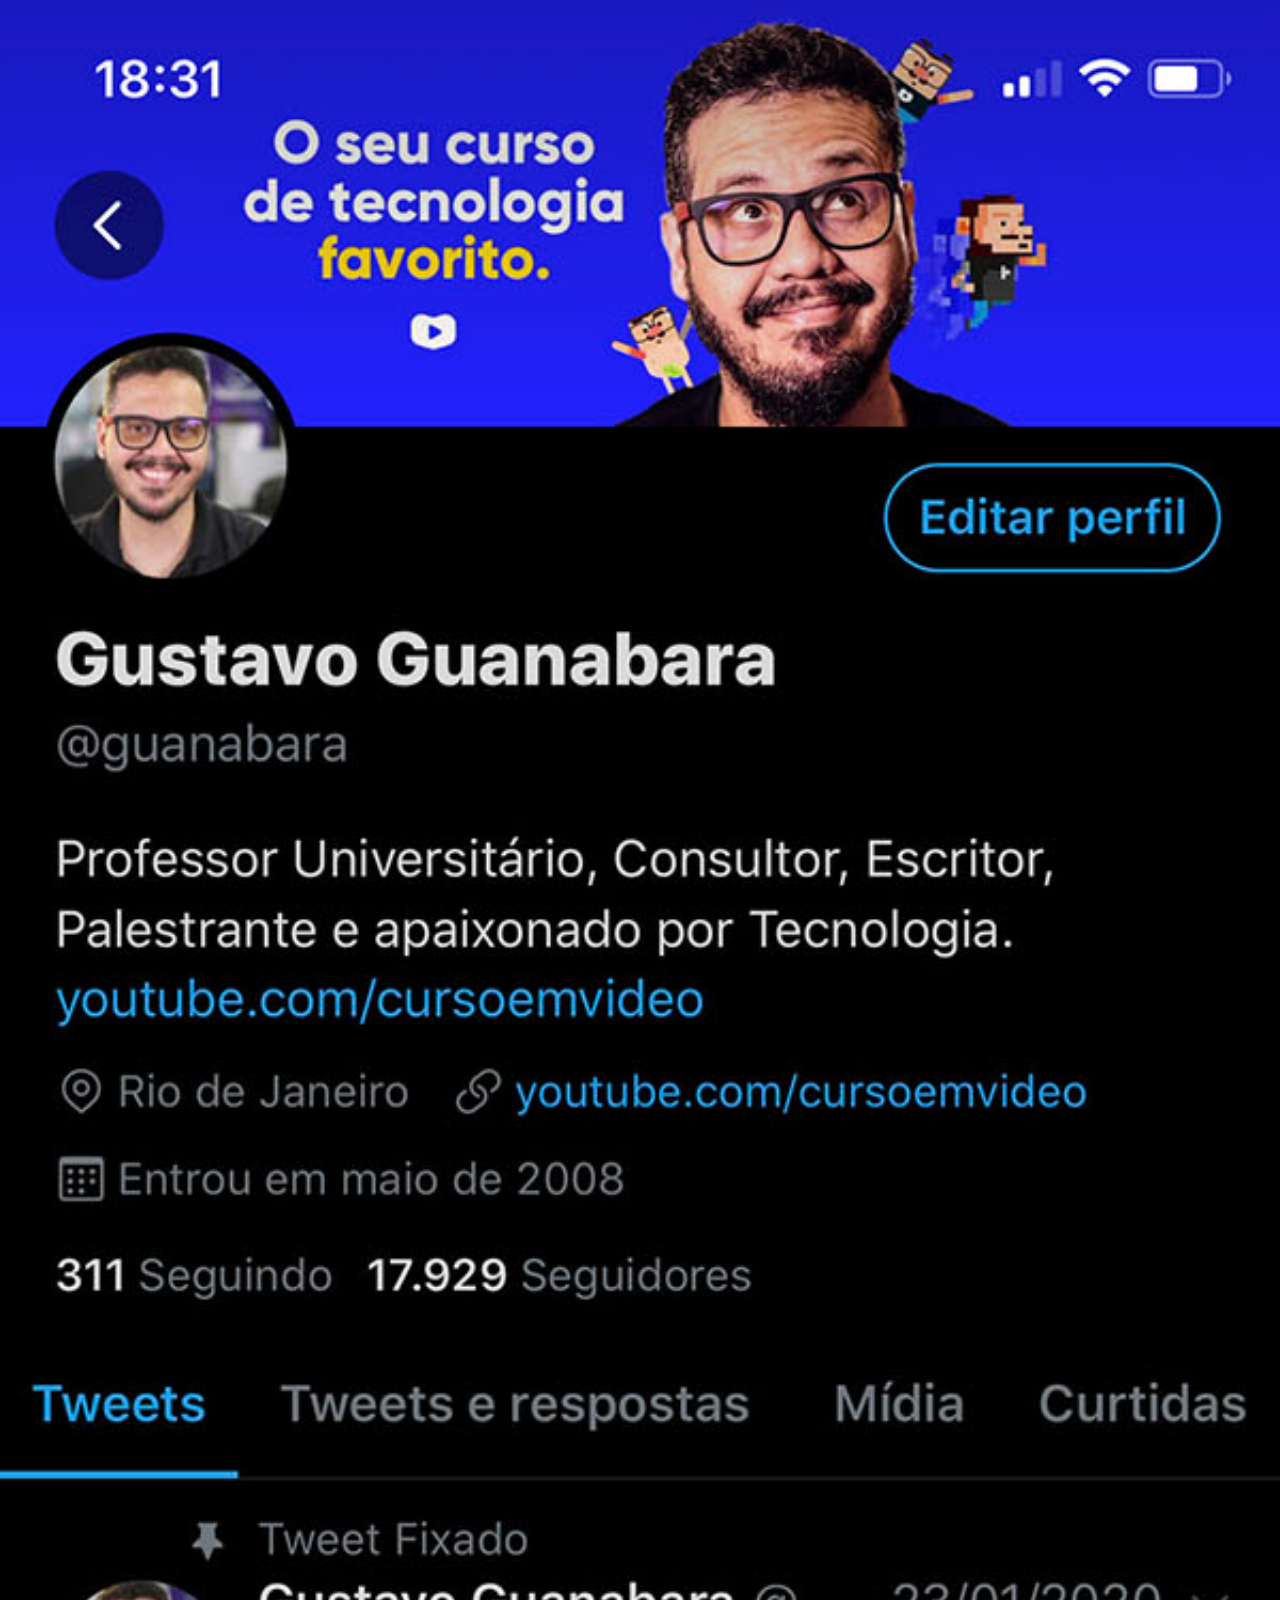
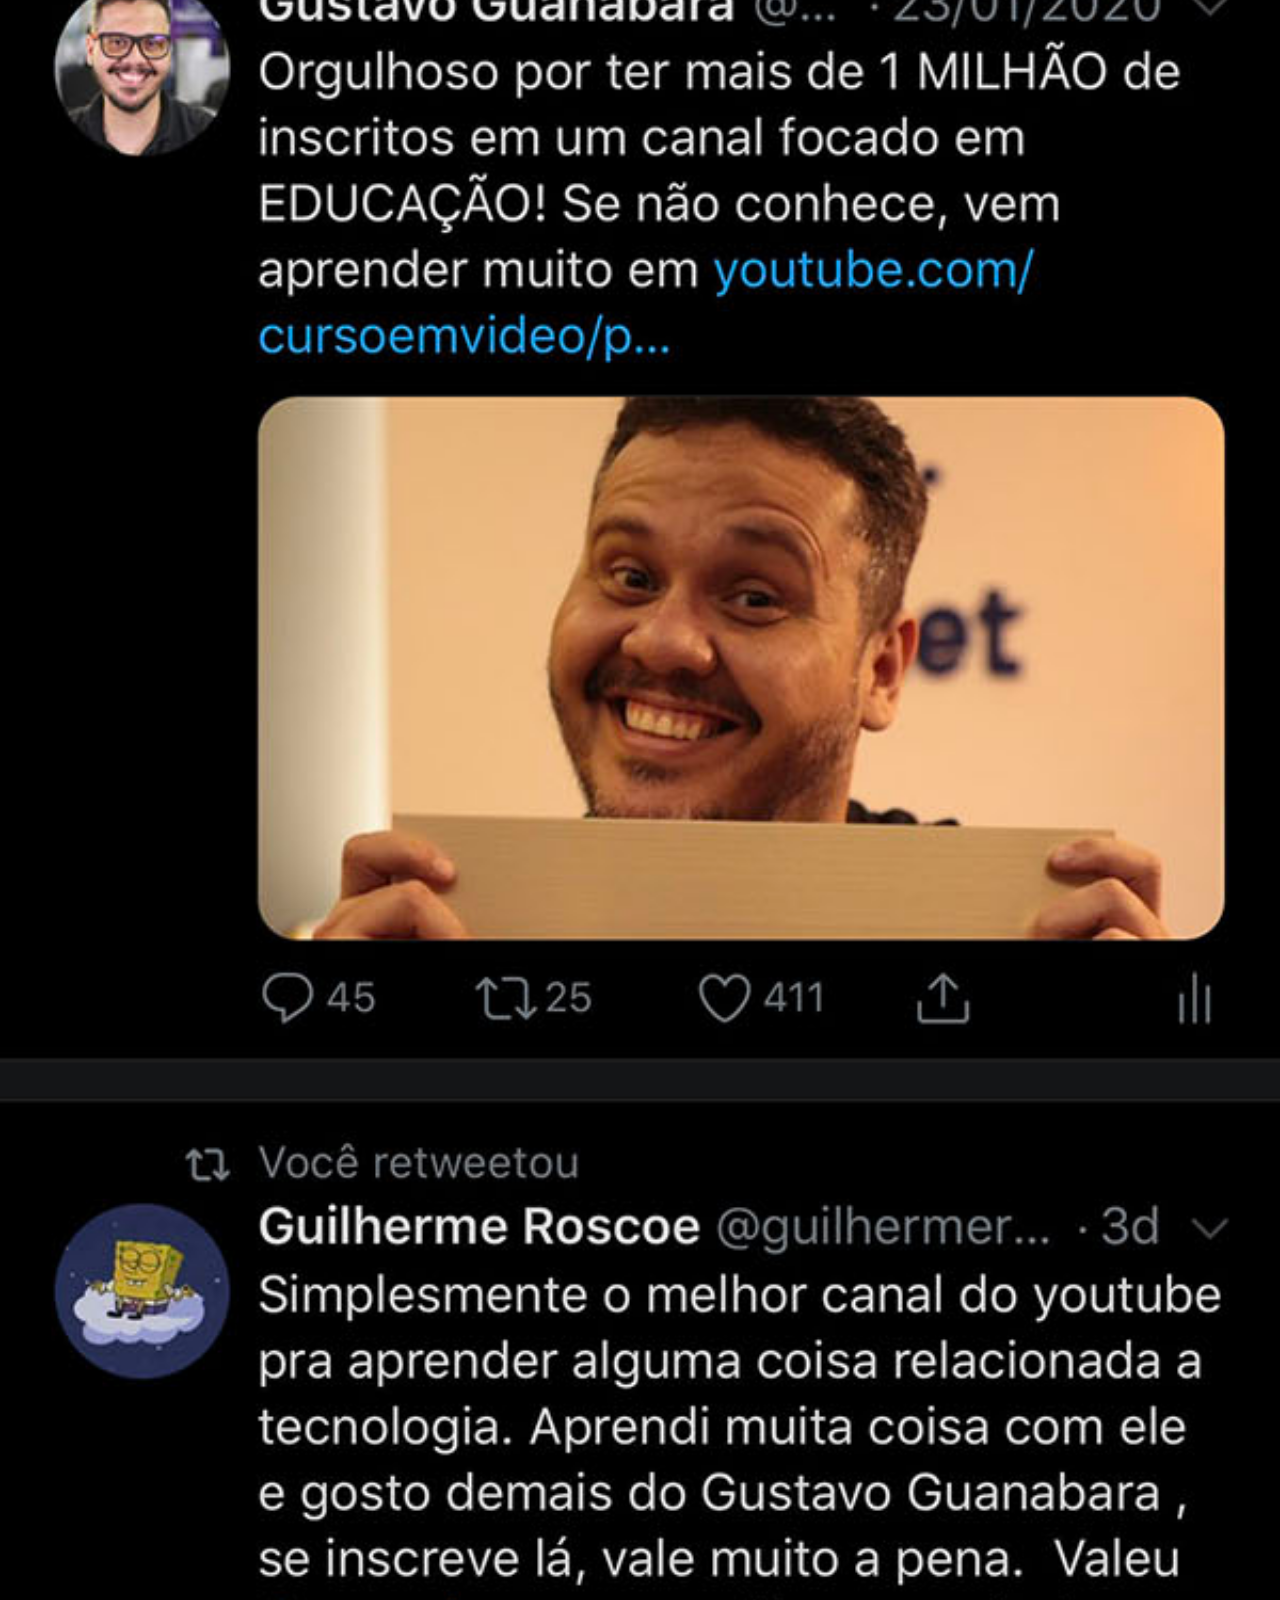
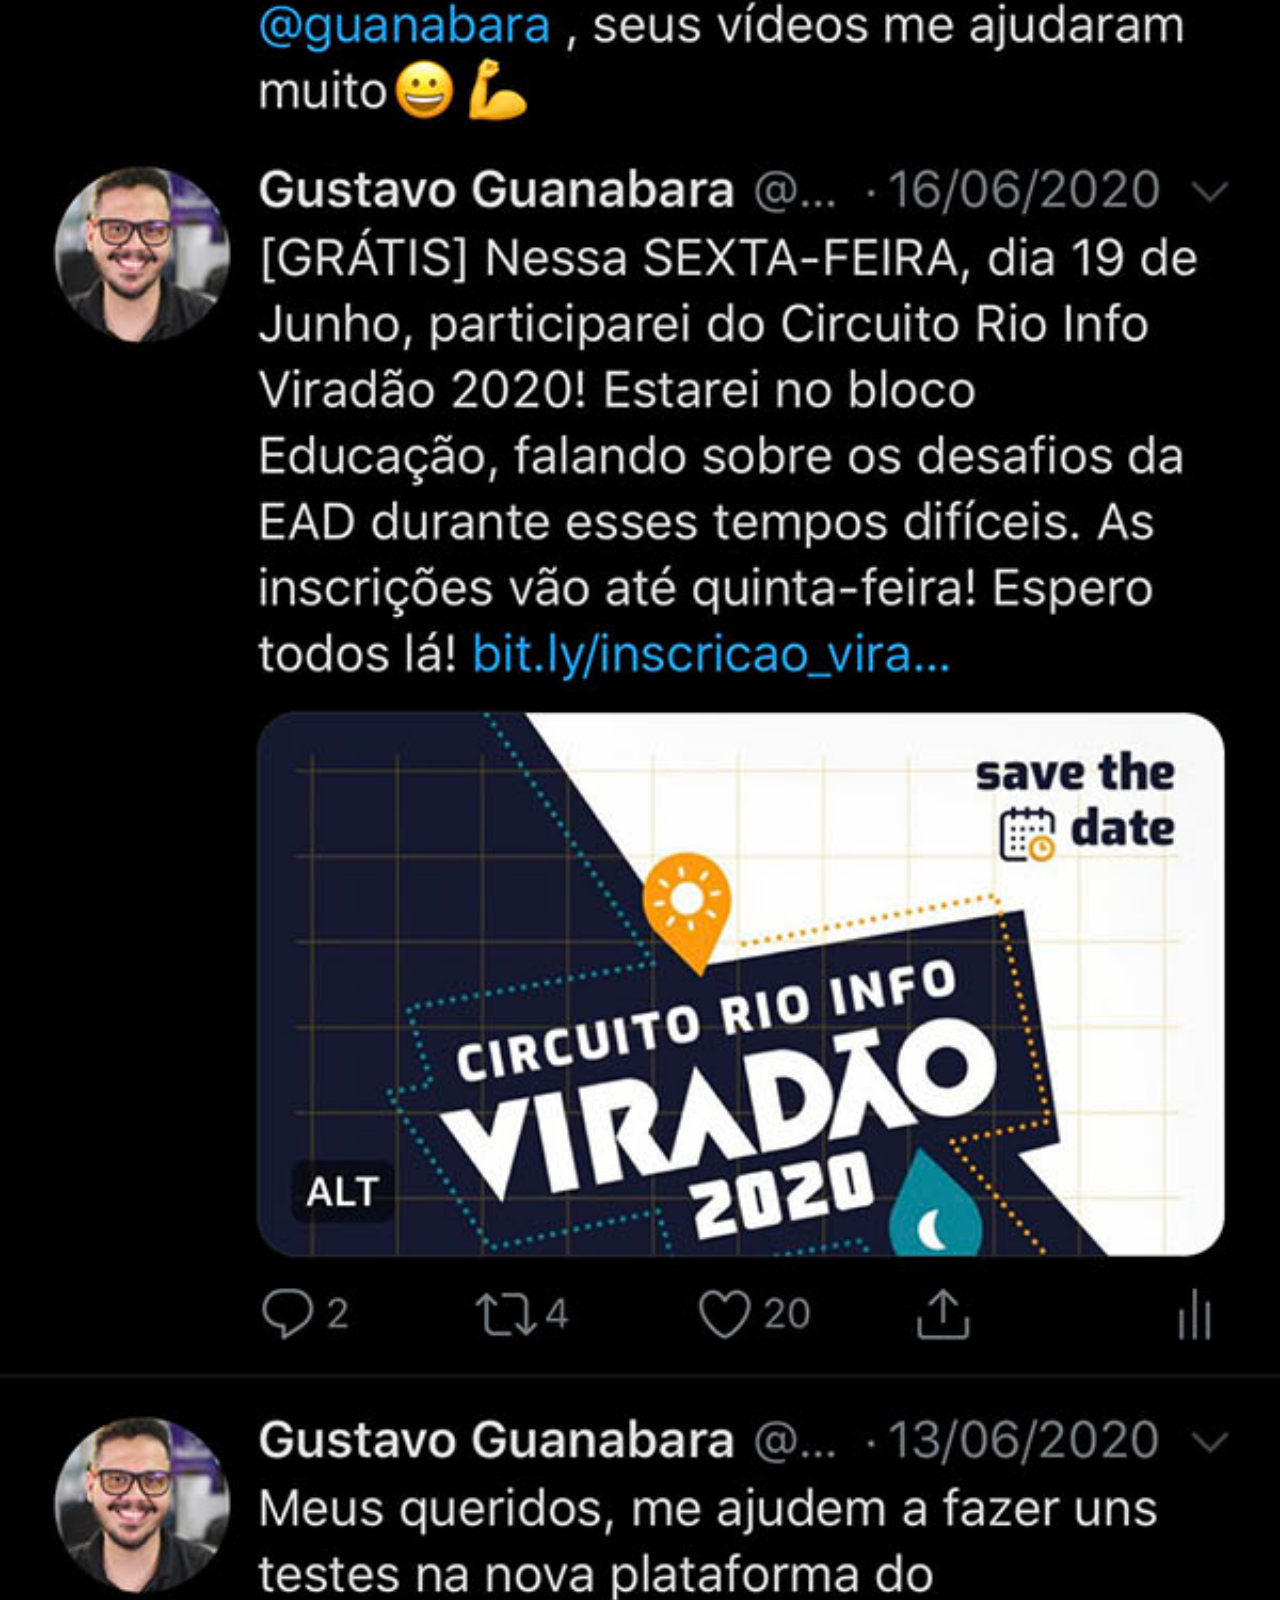
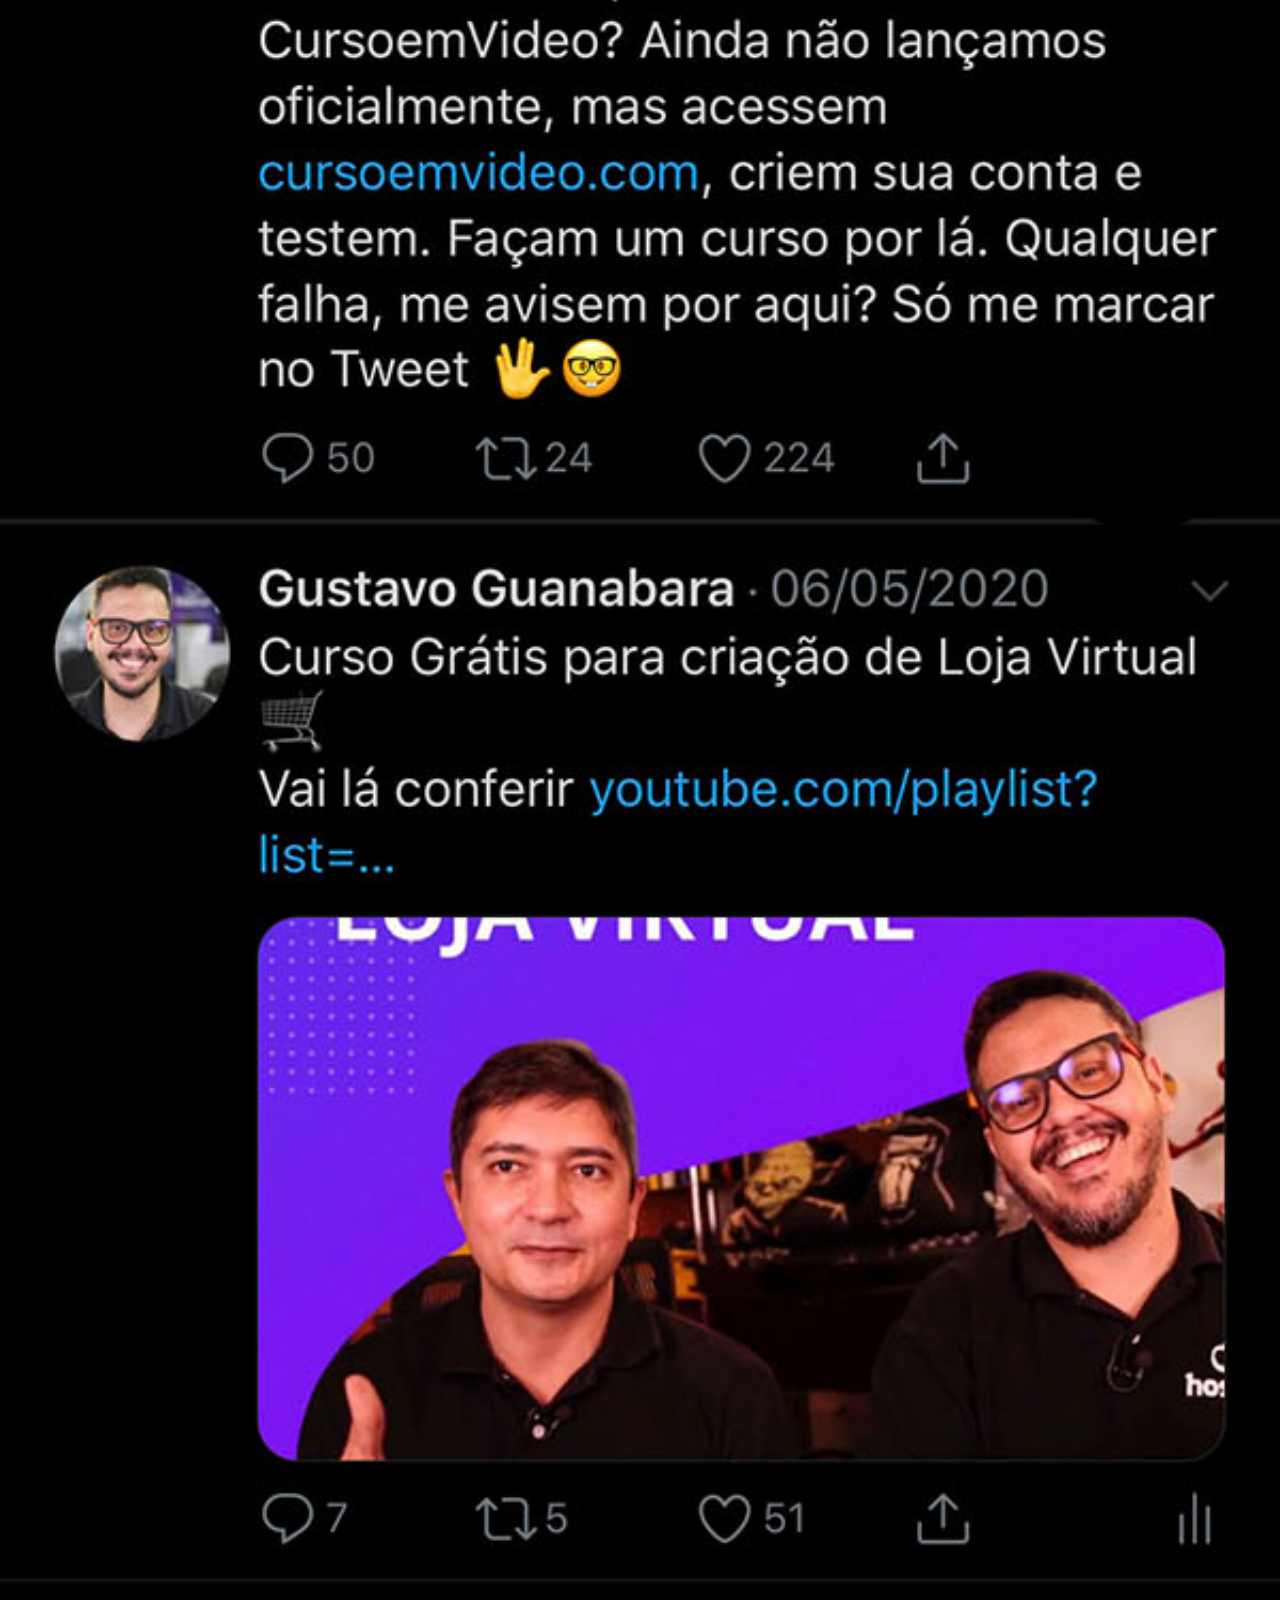
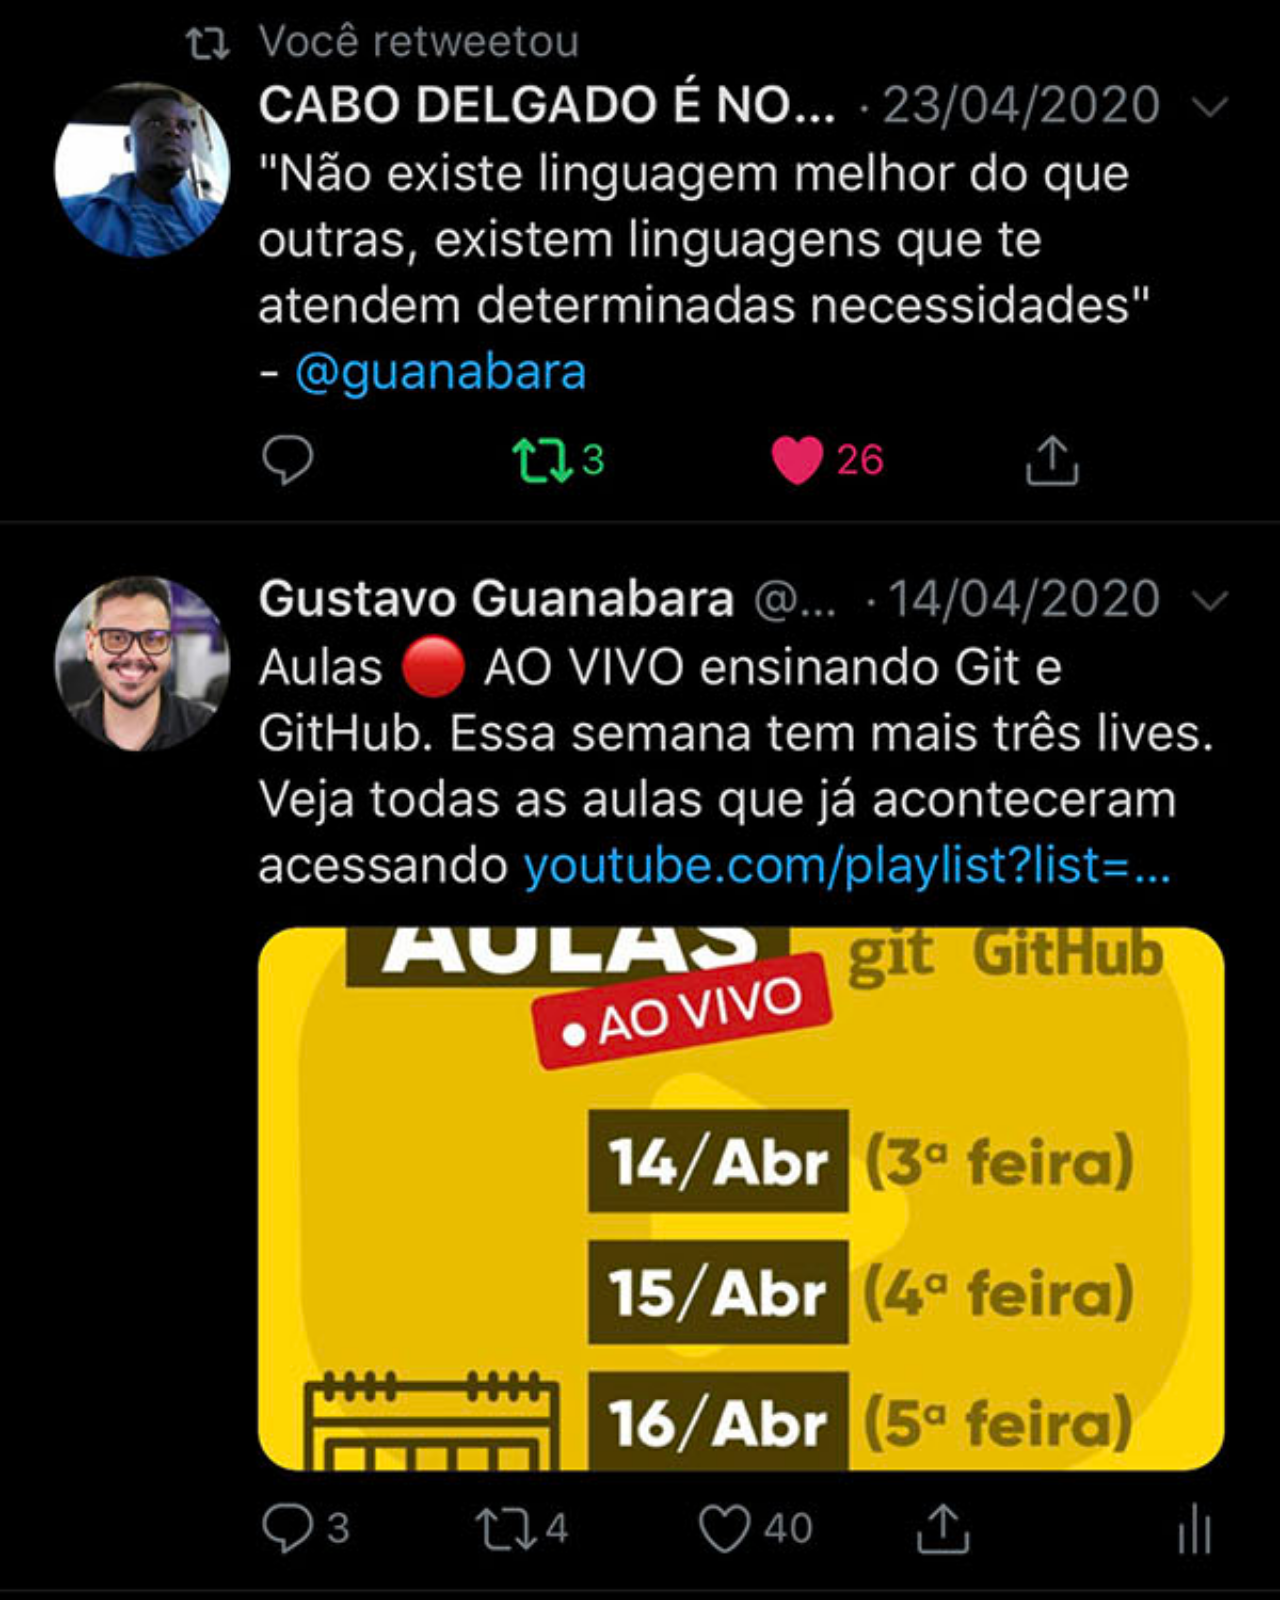
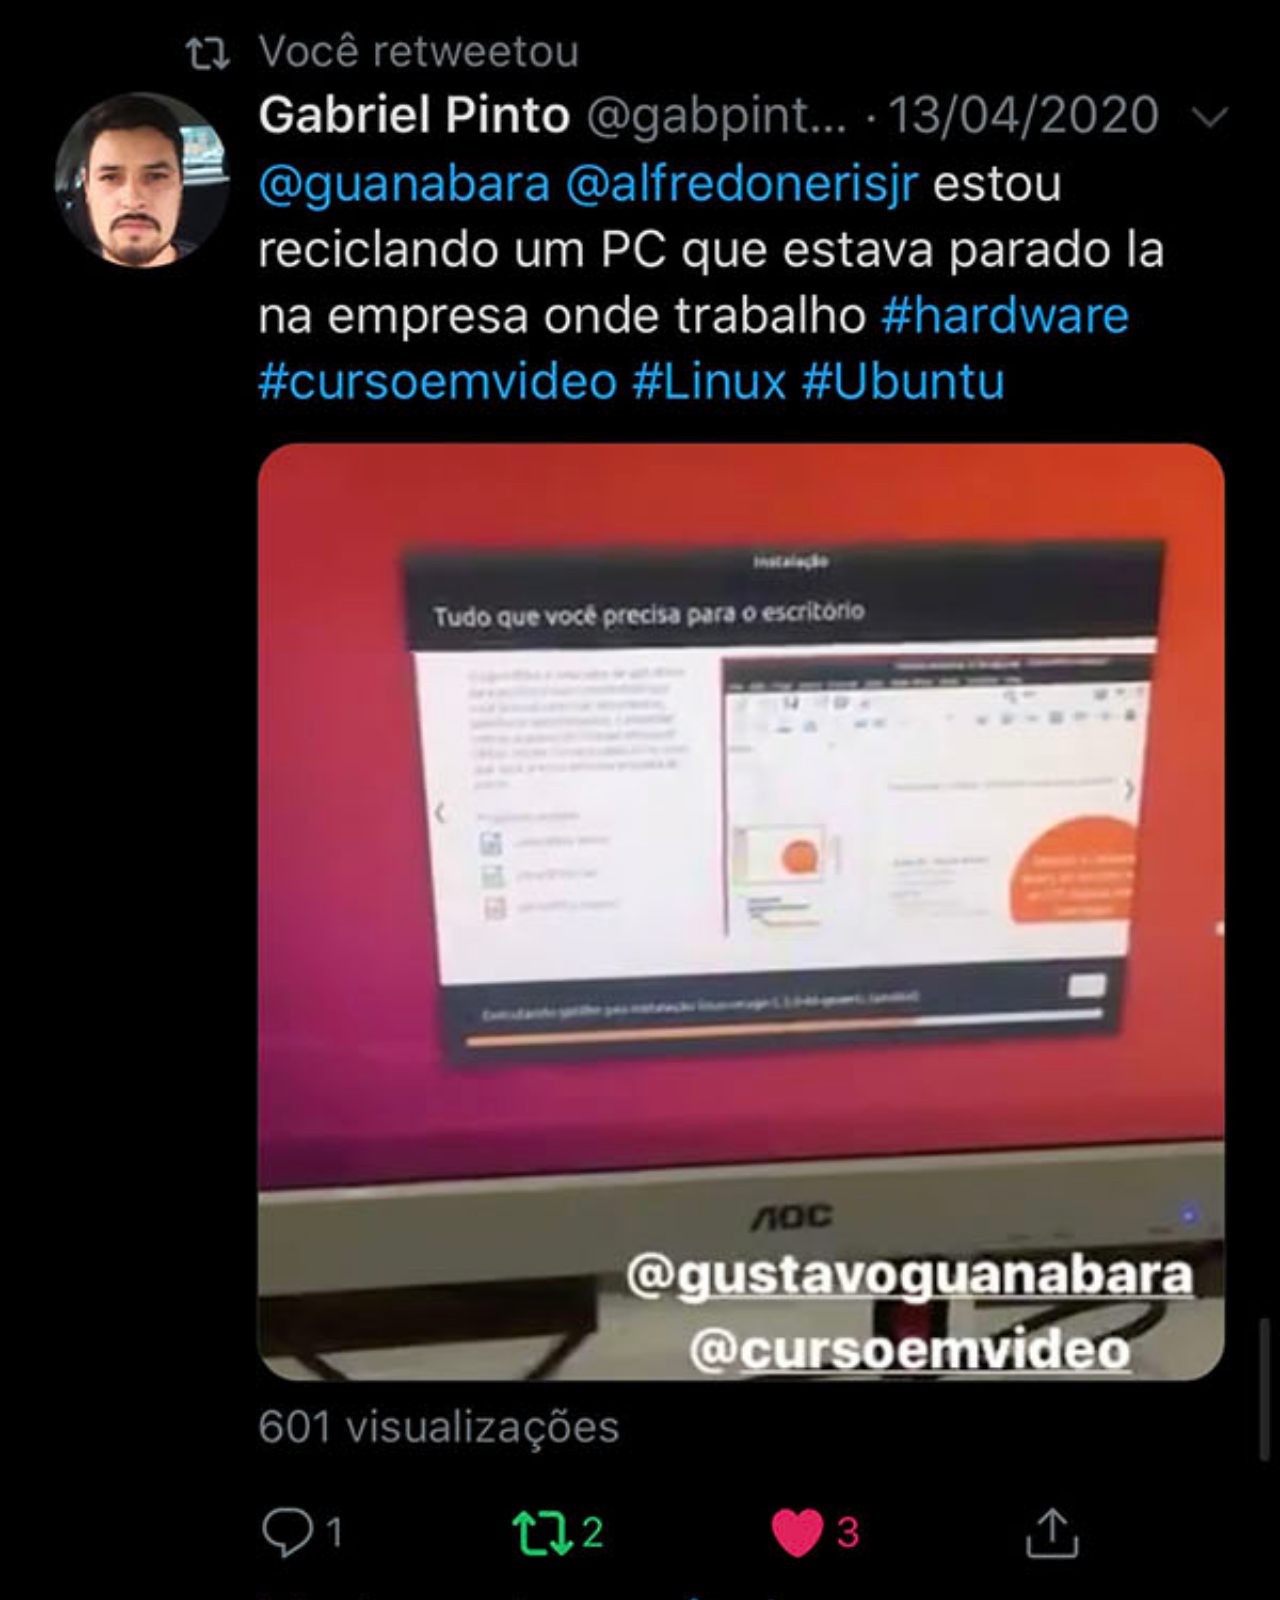
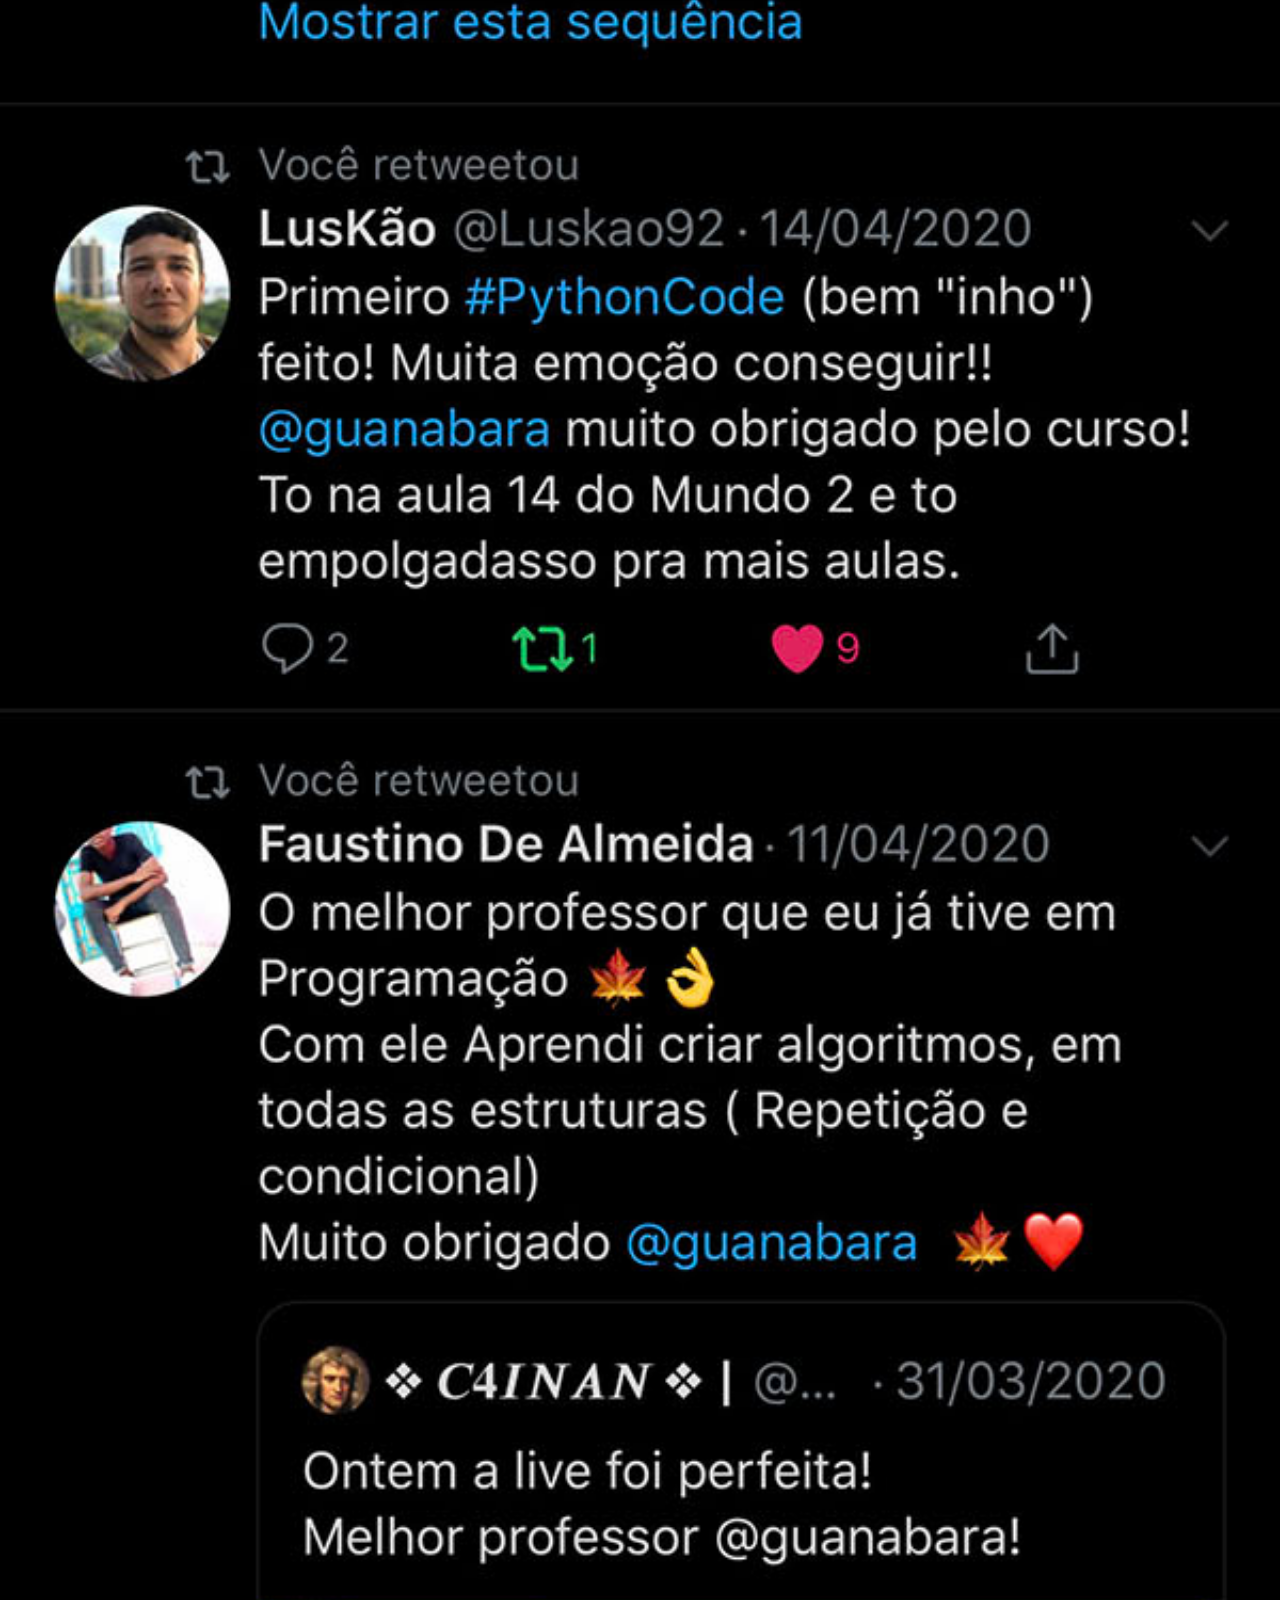
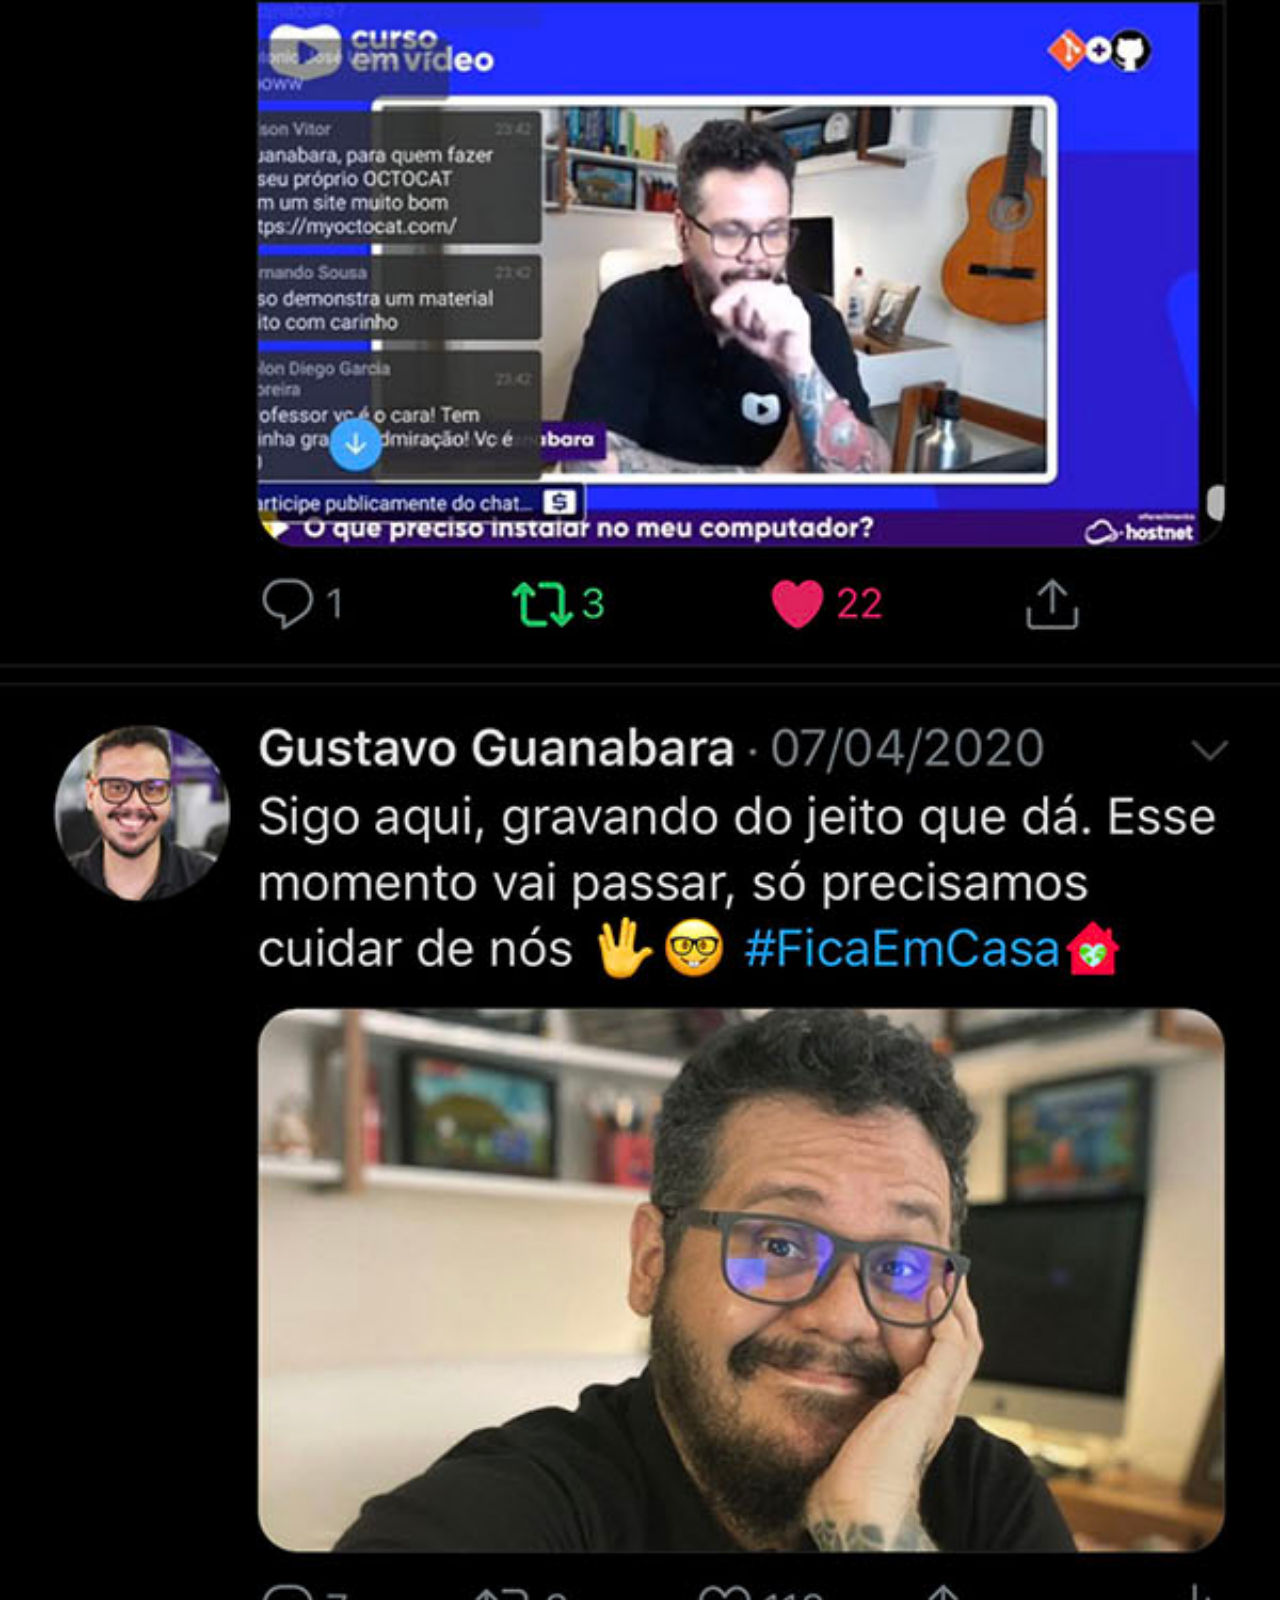
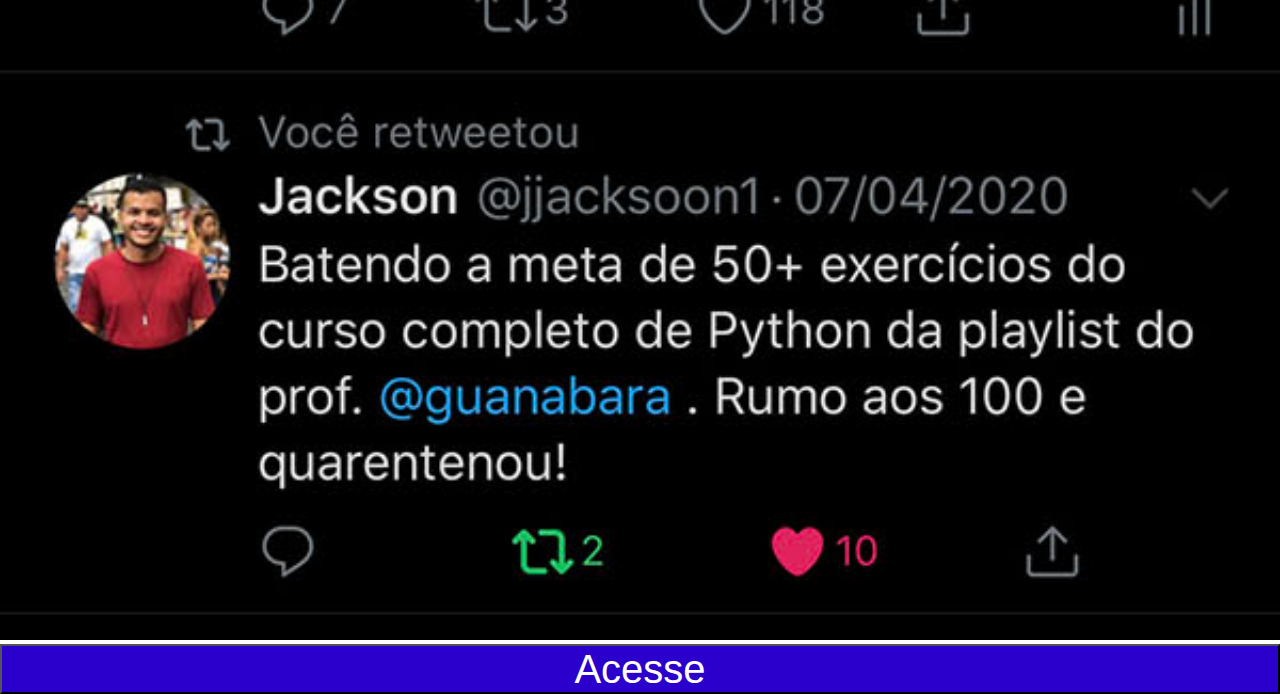
<file: arquivo_iframe/twitter.html>
<!DOCTYPE html>
<html lang="en">
  <head>
    <meta charset="UTF-8" />
    <meta http-equiv="X-UA-Compatible" content="IE=edge" />
    <meta name="viewport" content="width=device-width, initial-scale=1.0" />
    <title>Document</title>
    <link rel="stylesheet" href="../arquivo_ccs_iframe/style.css" />
  </head>
  <body>
    <div>
      <img src="../pacote-d013/pacote-d013/imagens/tela-twitter.jpg" alt="" />
    </div>
    <a href="https://twitter.com/guanabara" target="_blank"
      ><button id="twitter">Acesse</button></a
    >
  </body>
</html>
</file>
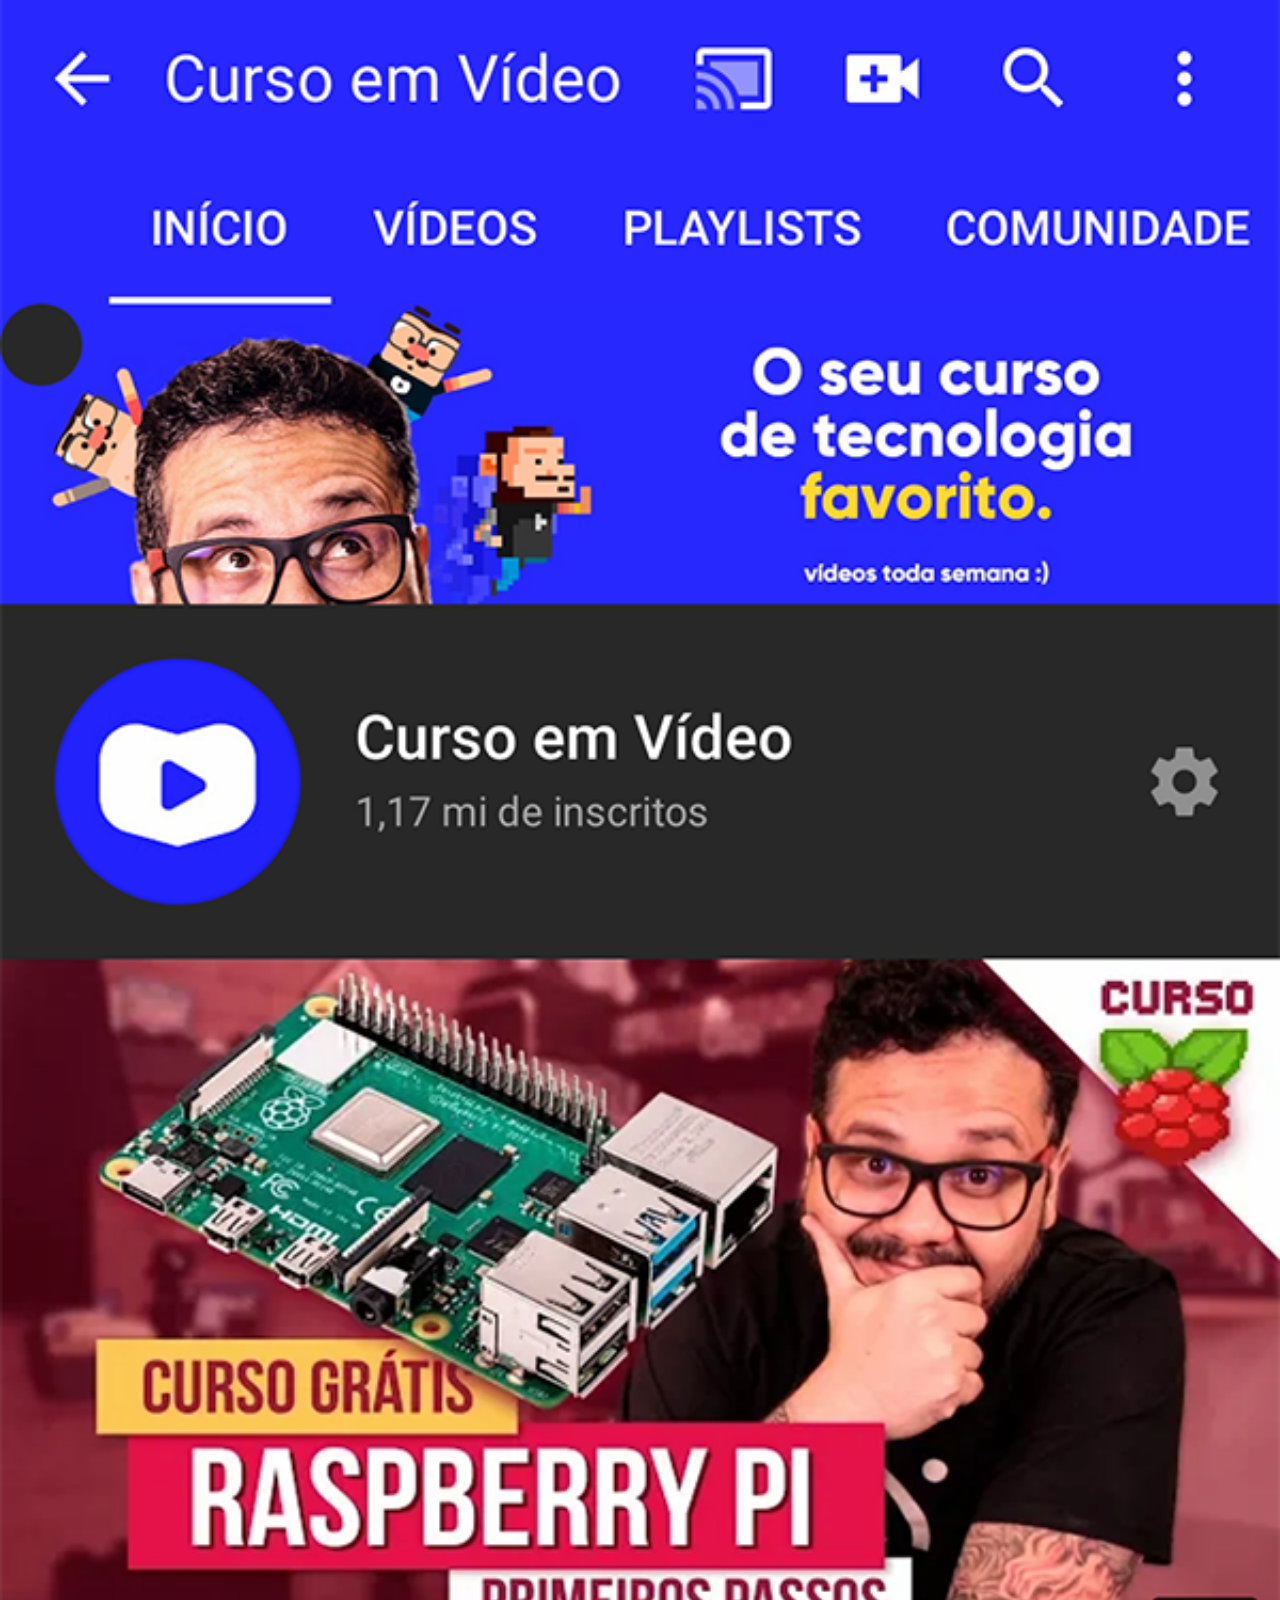
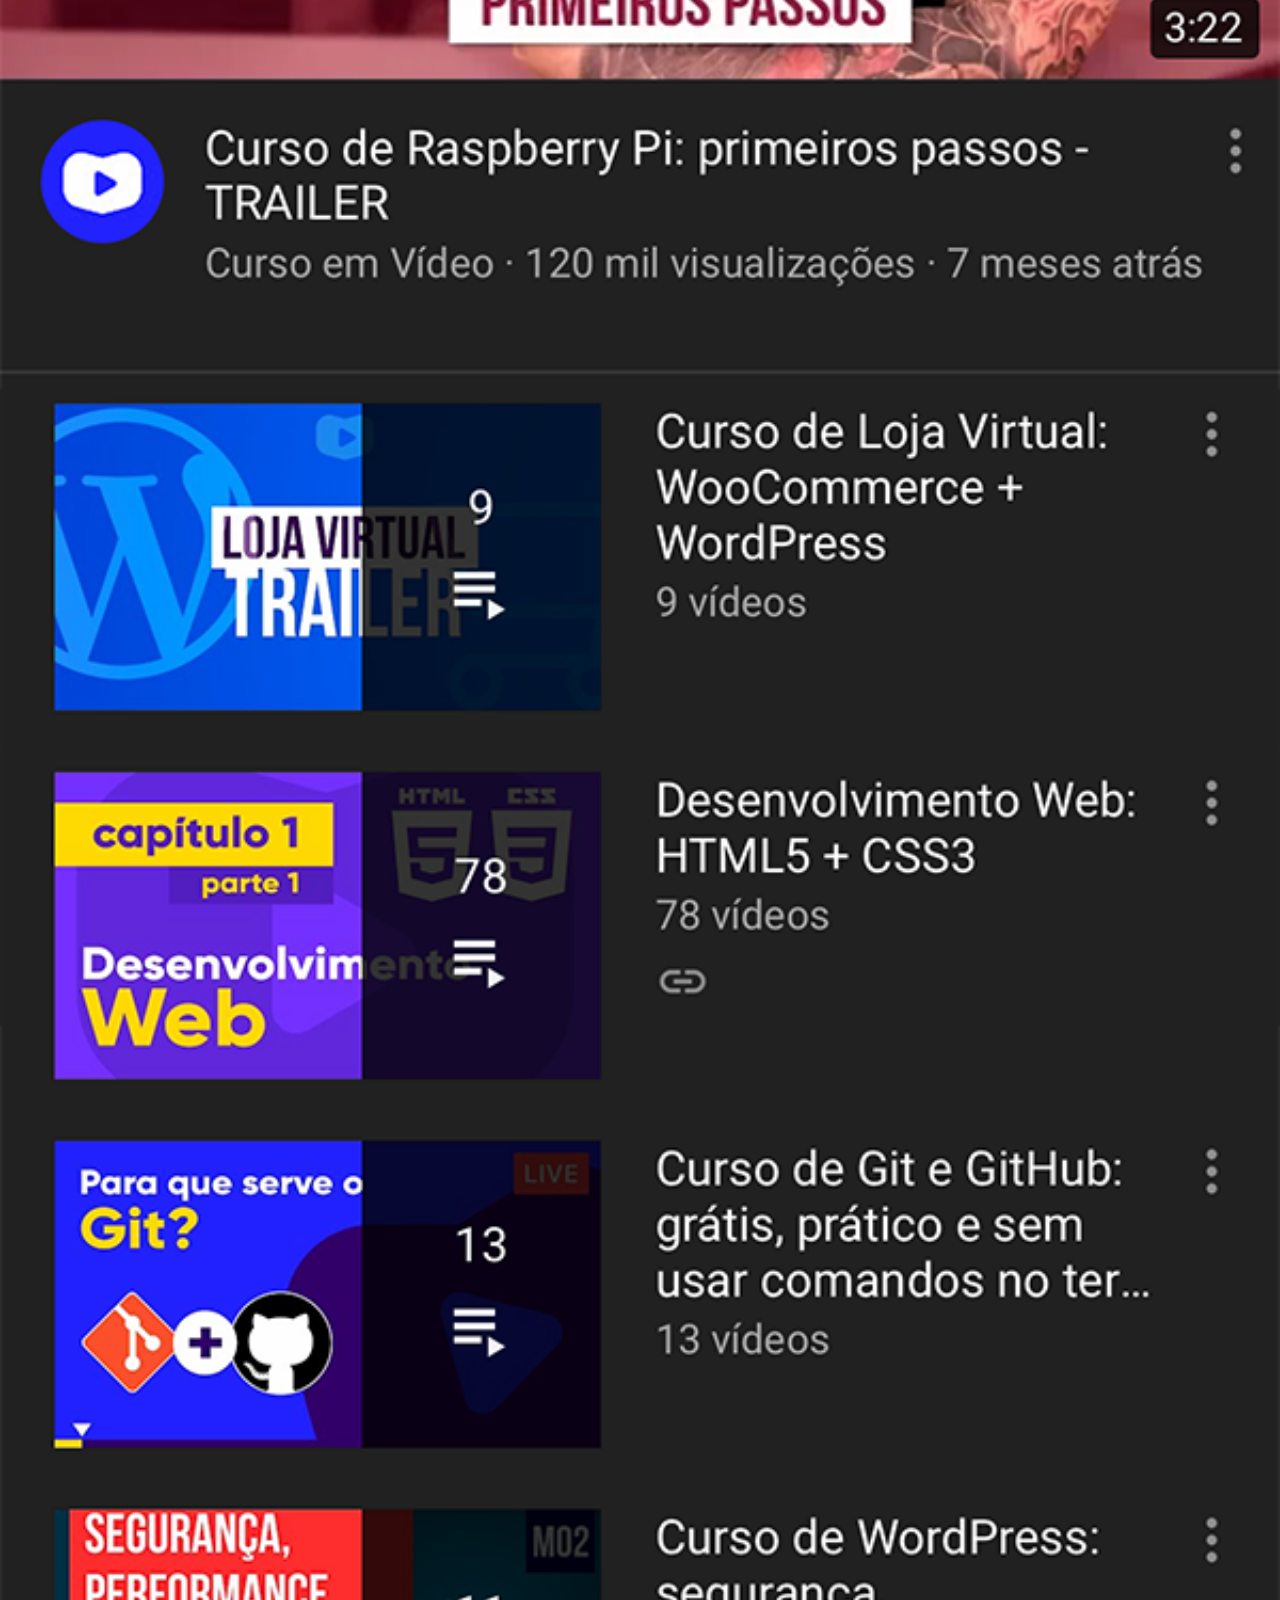
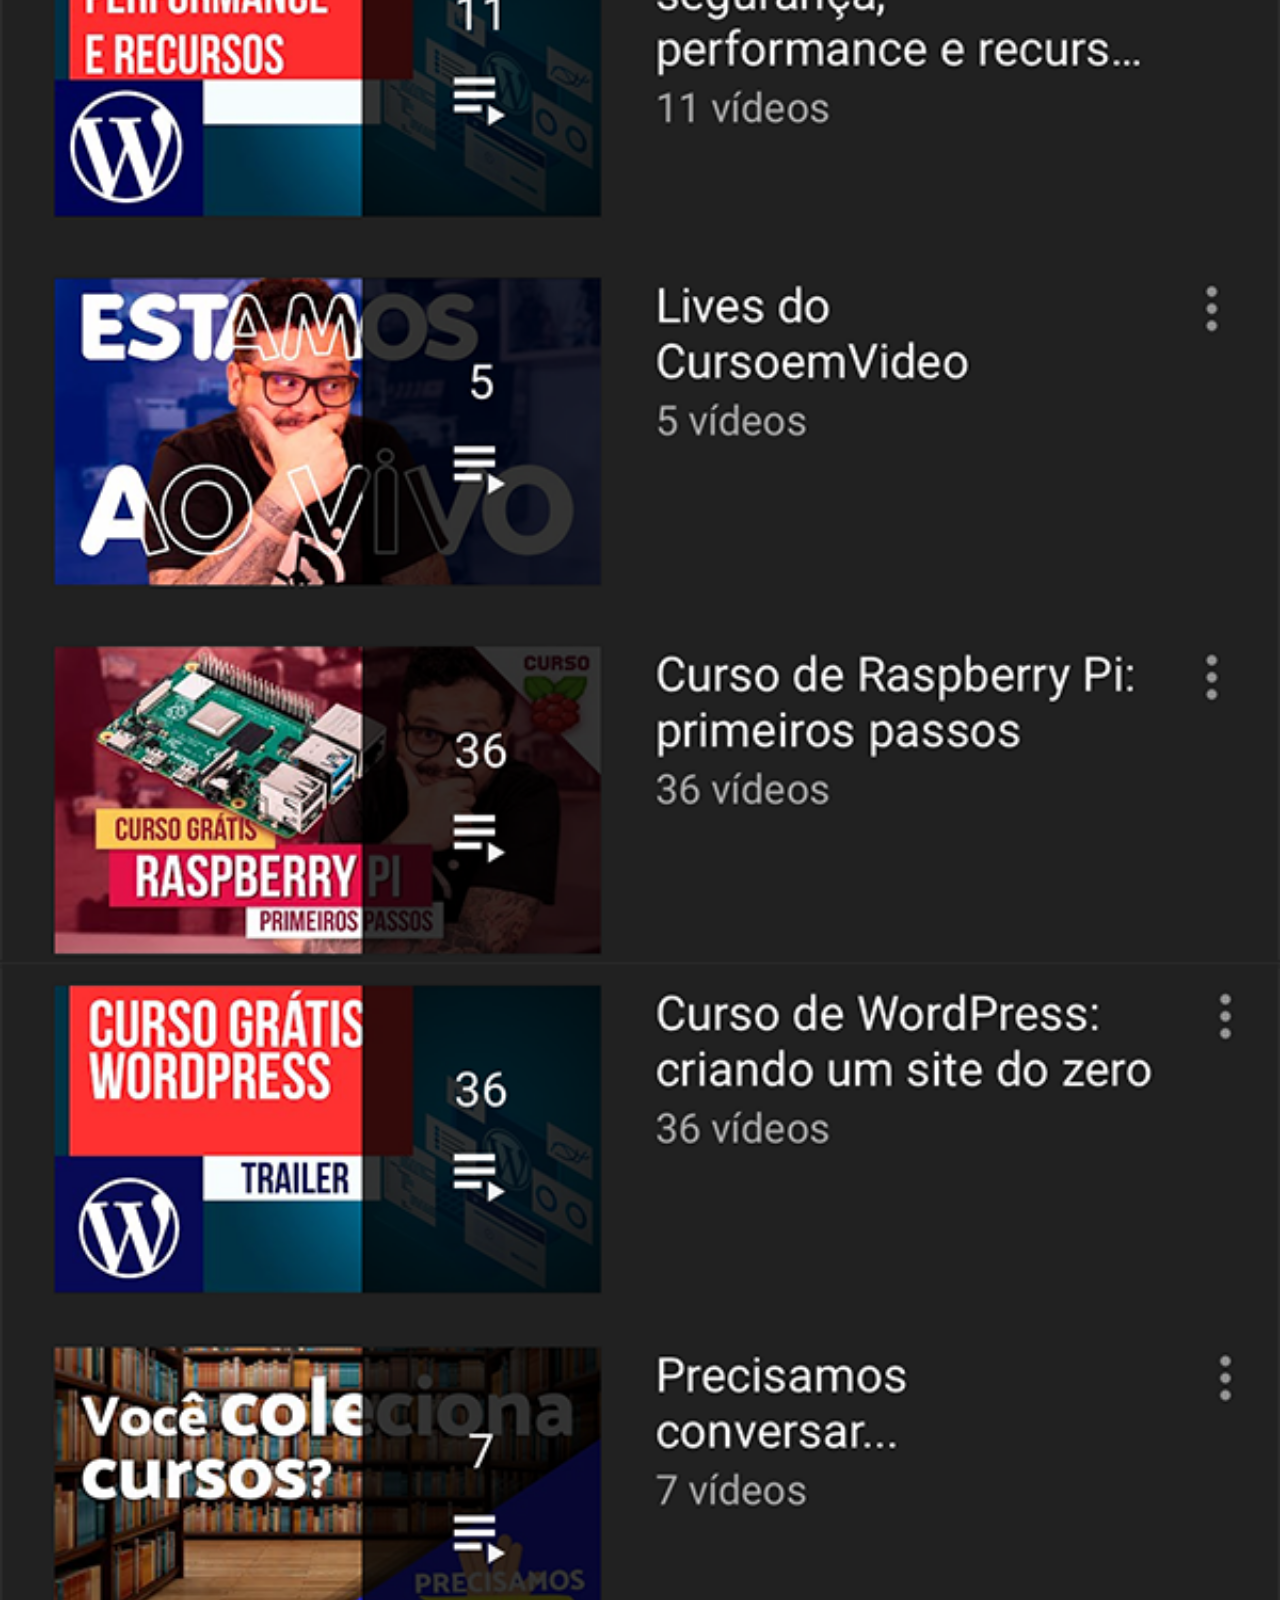
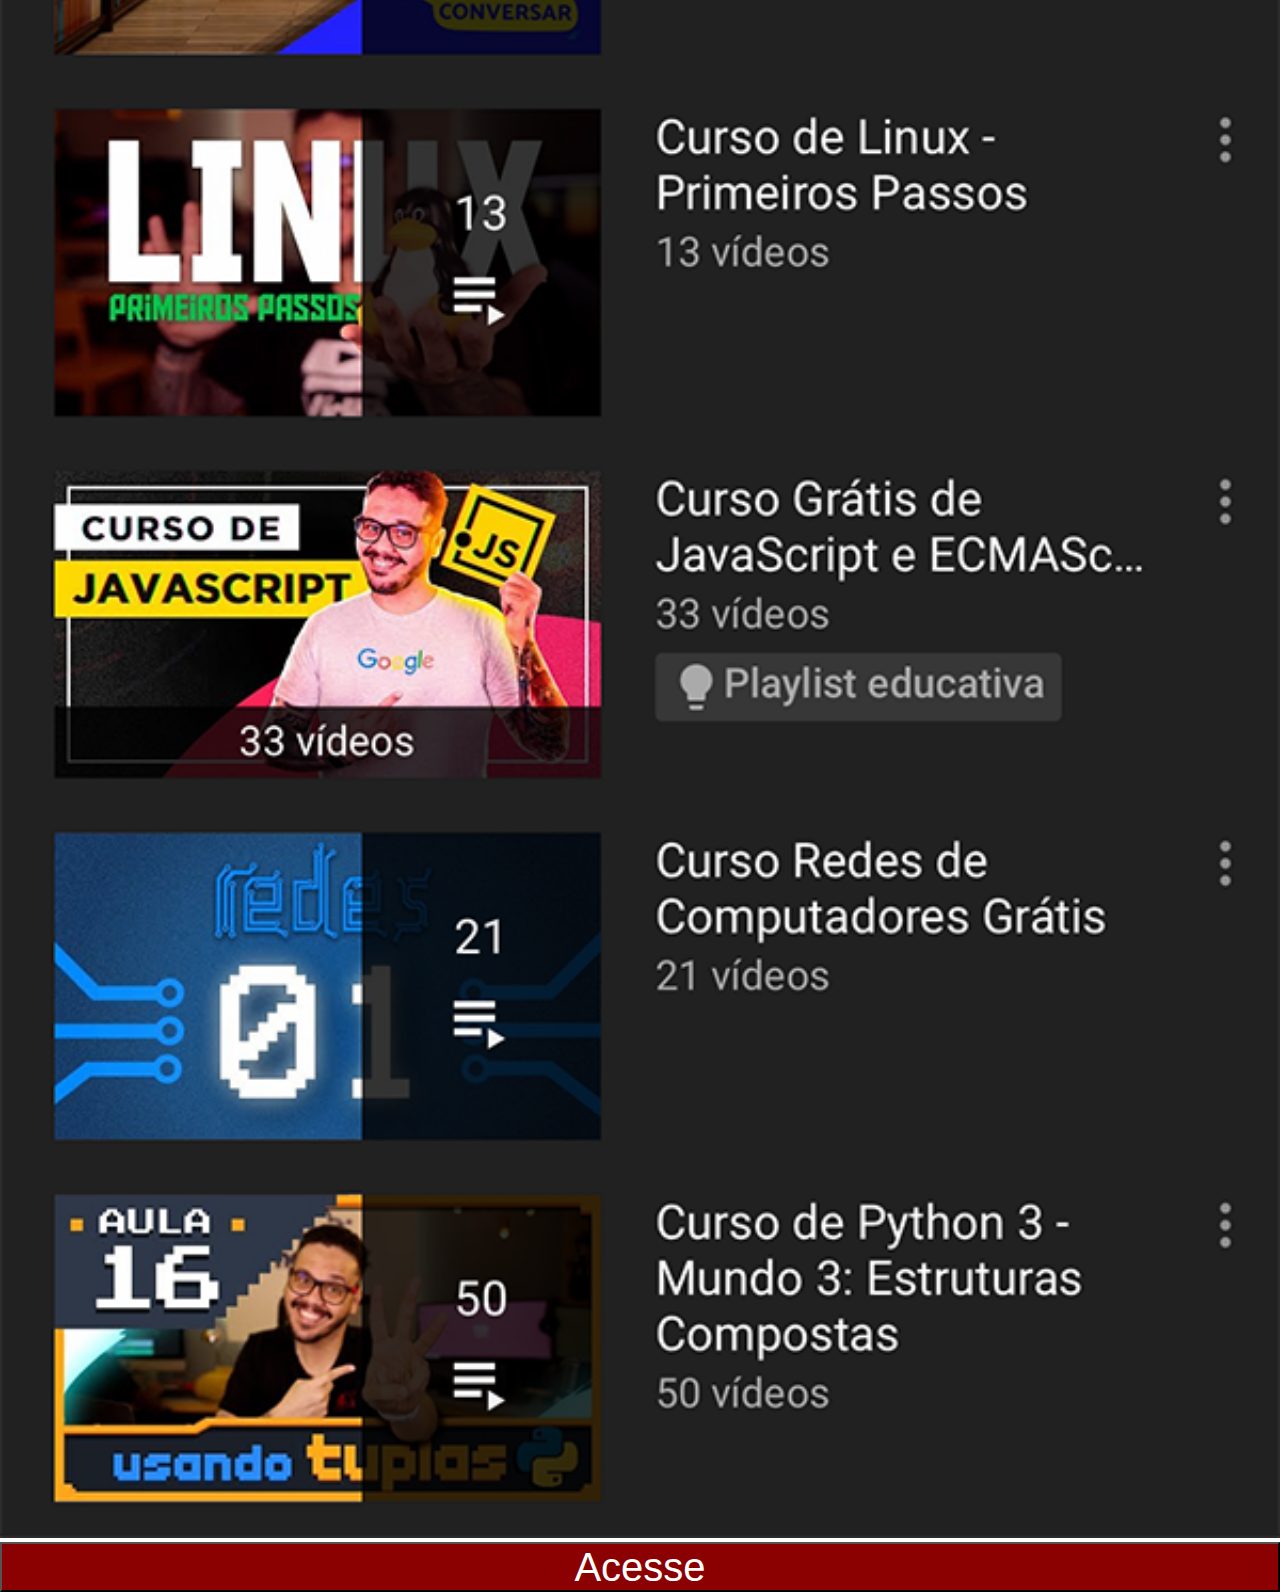
<file: arquivo_iframe/youtube.html>
<!DOCTYPE html>
<html lang="en">
  <head>
    <meta charset="UTF-8" />
    <meta http-equiv="X-UA-Compatible" content="IE=edge" />
    <meta name="viewport" content="width=device-width, initial-scale=1.0" />
    <title>Document</title>
    <link rel="stylesheet" href="../arquivo_ccs_iframe/style.css" />
  </head>
  <body>
    <div>
      <img src="../pacote-d013/pacote-d013/imagens/tela-youtube.png" alt="" />
    </div>
    <a href="https://www.youtube.com/@CursoemVideo" target="_blank"
      ><button id="youtube">Acesse</button></a
    >
  </body>
</html>
</file>
<file: arquivo_css/style.css>
* {
  margin: 0;
  padding: 0;
}

html,
body {
  font-family: Arial, Helvetica, sans-serif;
  width: 100vw;
  height: 100vh;
}

body {
  background: url("../pacote-d013/pacote-d013/imagens/fundo-madeira.jpg")
    no-repeat top center;
  background-size: cover;
  background-attachment: fixed;
}

main {
  height: 100vh;
  position: relative;
}

#telefone {
  position: absolute;
  width: 311px;
  height: 627px;
  top: 50%;
  left: 50%;
  transform: translate(-50%, -50%);
  background-image: url("../pacote-d013/pacote-d013/imagens/frame-iphone.png");
  background-repeat: no-repeat;
}

#tela {
  position: relative;
  top: 80px;
  left: 22px;
  width: 267px;
  height: 471px;
}

#social img {
  width: 50px;
  margin: 10px;
  border-radius: 50%;
  box-shadow: 2px 2px 5px rgba(0, 0, 0, 0.747);
  box-sizing: border-box;
  transition: 0.2s;
}

#social img:hover {
  border: 2px solid white;
  transform: translate(-3px, -3px);
  box-shadow: 5px 5px 10px rgba(0, 0, 0, 0.747);
}

#social {
  text-align: right;
}
</file>
<file: arquivo_ccs_iframe/style.css>
* {
  margin: 0;
  padding: 0;
}

::-webkit-scrollbar {
  width: 0;
  height: 0;
}

body {
  font-family: Arial, Helvetica, sans-serif;
  width: 100vw;
  height: 100vh;
}

div img {
  width: 100vw;
}

#youtube {
  background: darkred;
  width: 100vw;
  height: 50px;
  text-align: center;
  color: white;
  font-size: 2.5em;
}

#youtube:hover {
  background: red;
  cursor: pointer;
}

#github {
  background: rgb(0, 0, 0);
  width: 100vw;
  height: 50px;
  text-align: center;
  color: white;
  font-size: 2.5em;
}

#github:hover {
  background: rgb(73, 73, 73);
  cursor: pointer;
}

#instagram {
  background: rgb(172, 0, 51);
  width: 100vw;
  height: 50px;
  text-align: center;
  color: white;
  font-size: 2.5em;
}

#instagram:hover {
  background: rgb(255, 0, 140);
  cursor: pointer;
}

#twitter {
  background: rgb(44, 0, 204);
  width: 100vw;
  height: 50px;
  text-align: center;
  color: white;
  font-size: 2.5em;
}

#twitter:hover {
  background: rgb(0, 47, 255);
  cursor: pointer;
}

#facebook {
  background: rgb(36, 0, 167);
  width: 100vw;
  height: 50px;
  text-align: center;
  color: white;
  font-size: 2.5em;
}

#facebook:hover {
  background: rgb(0, 39, 211);
  cursor: pointer;
}
</file>
